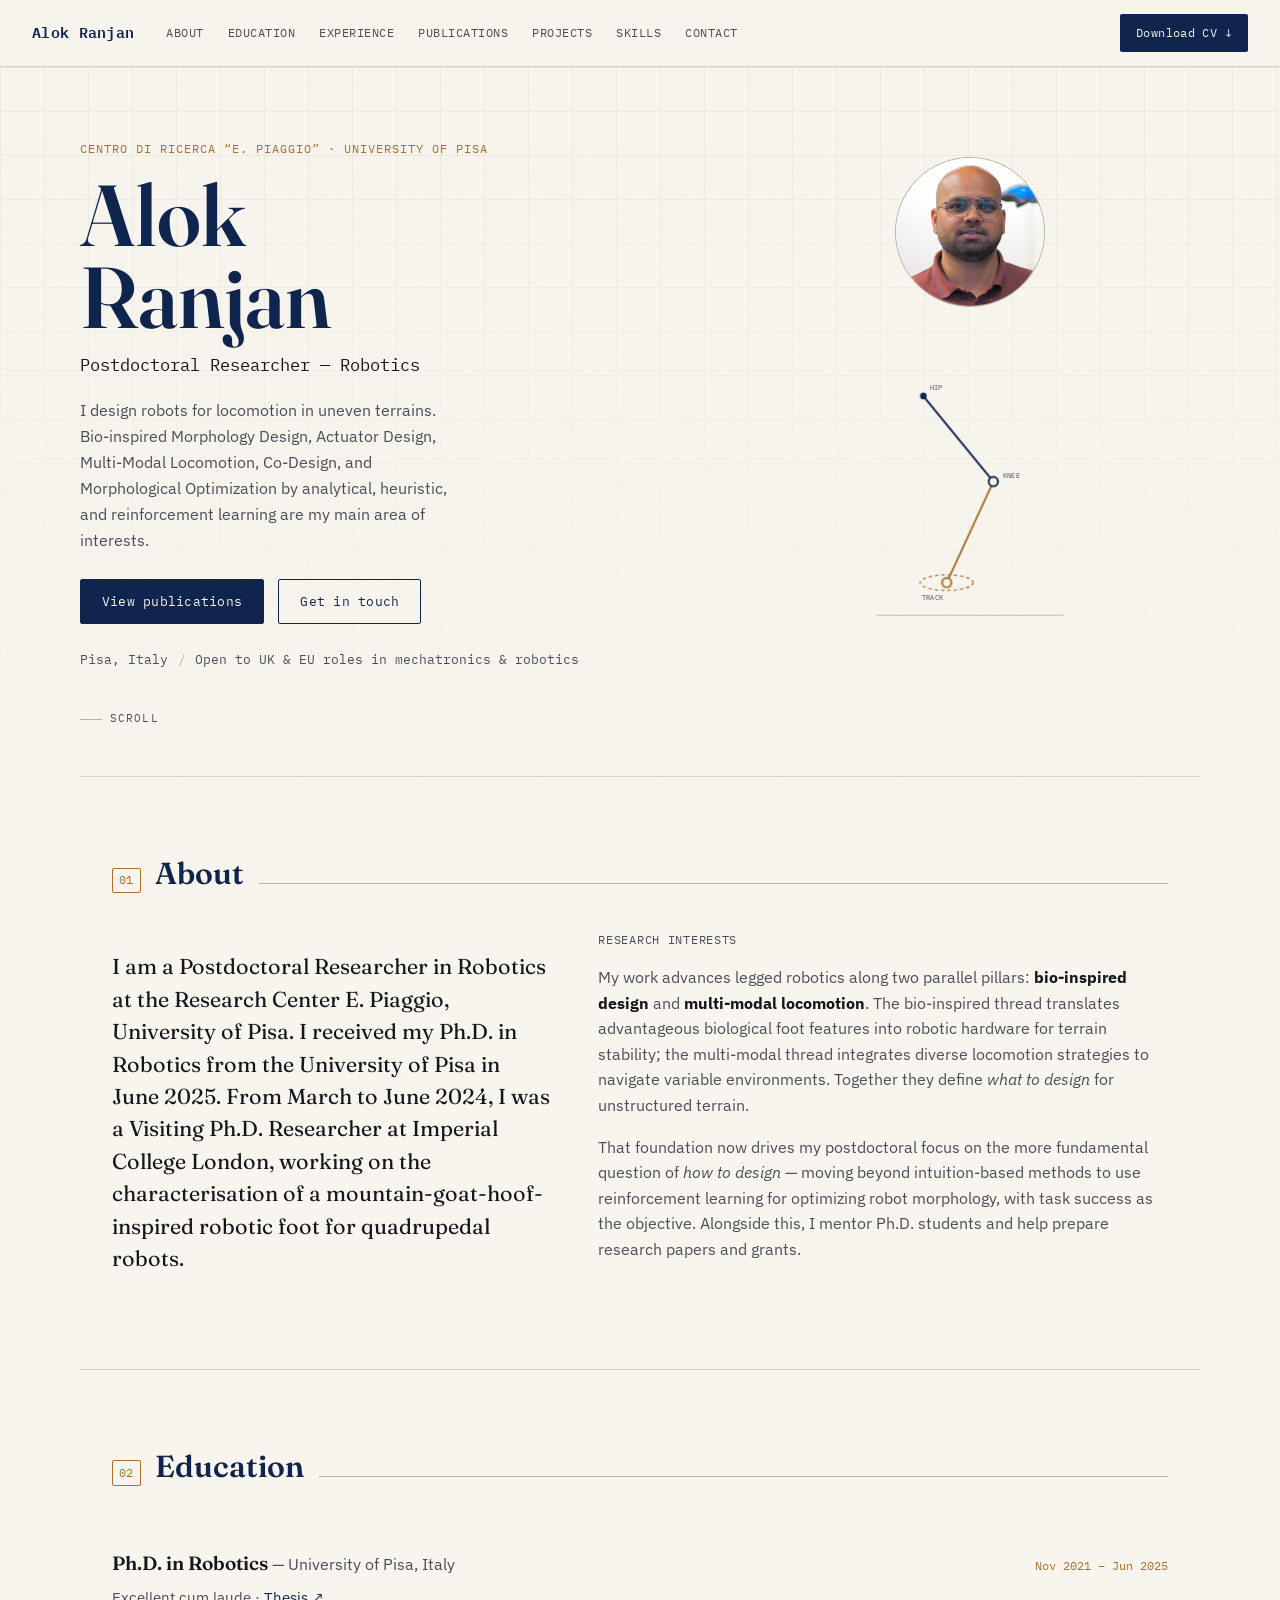
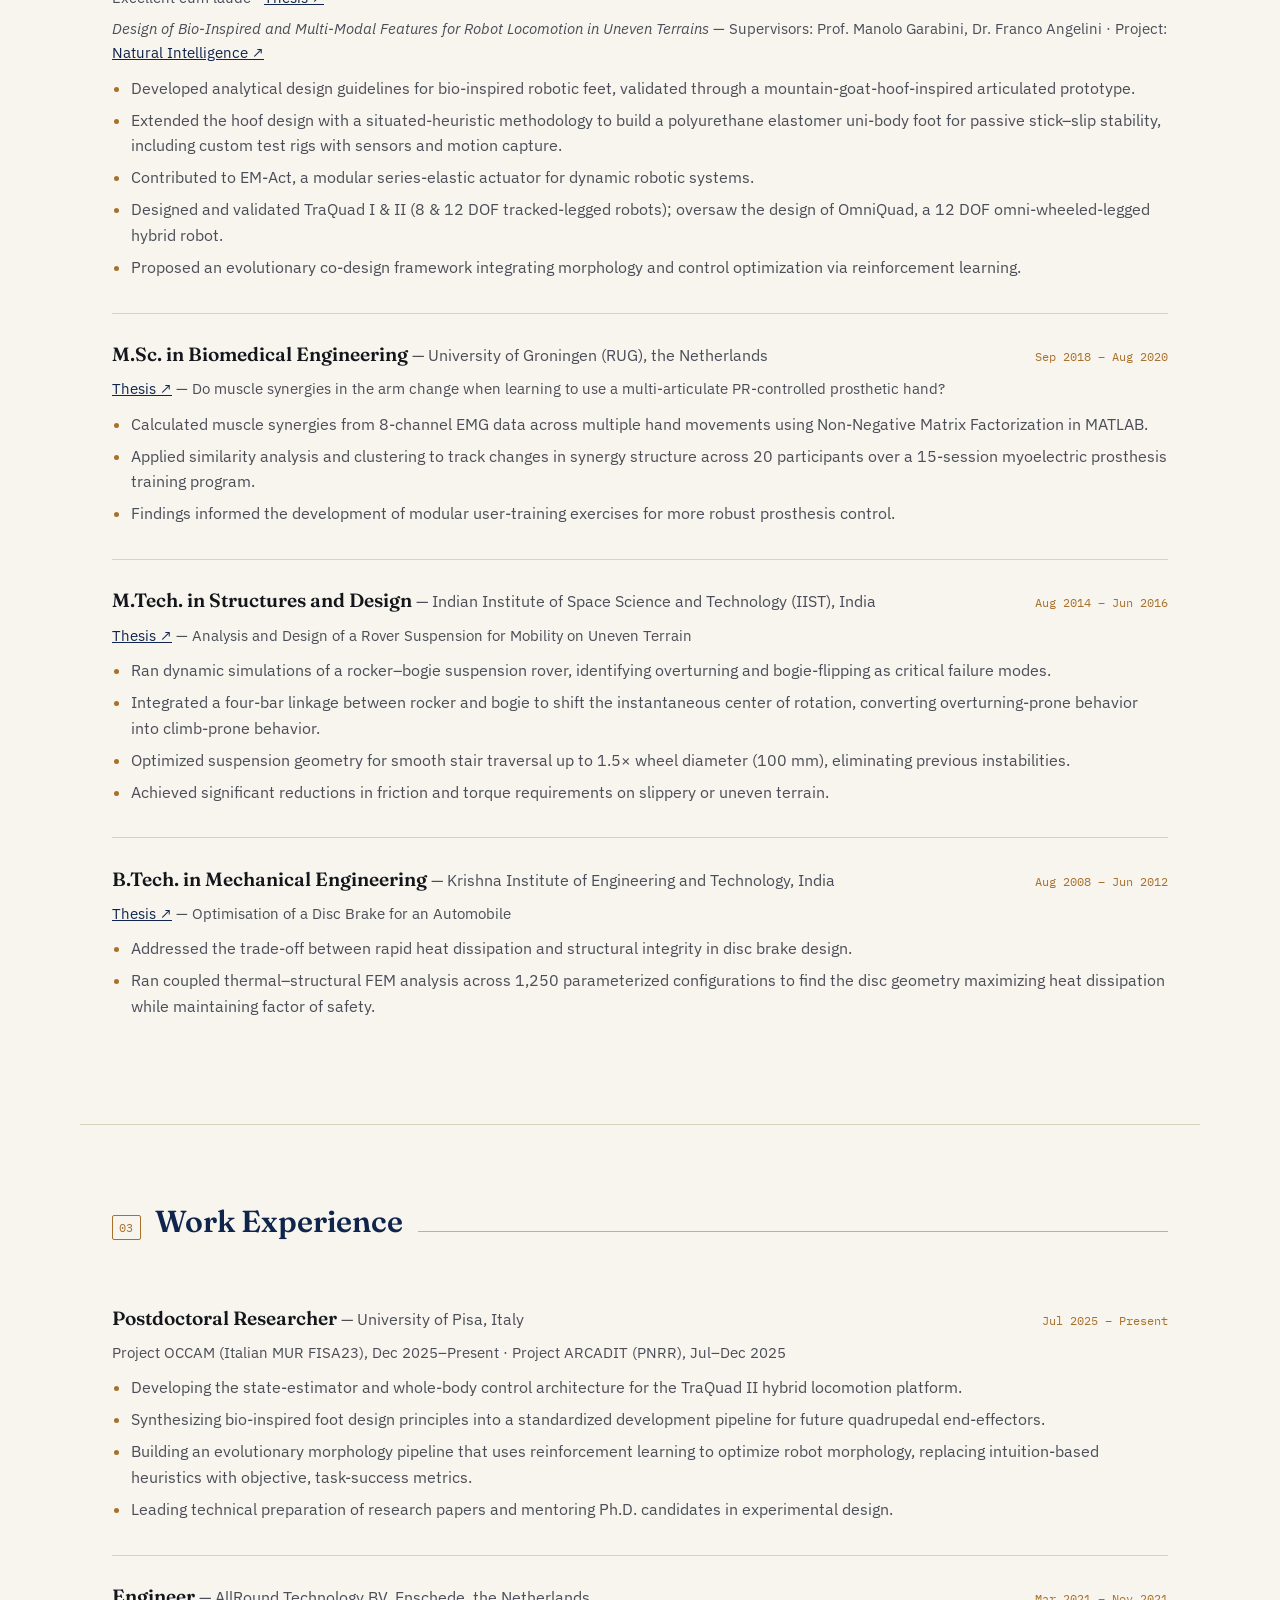
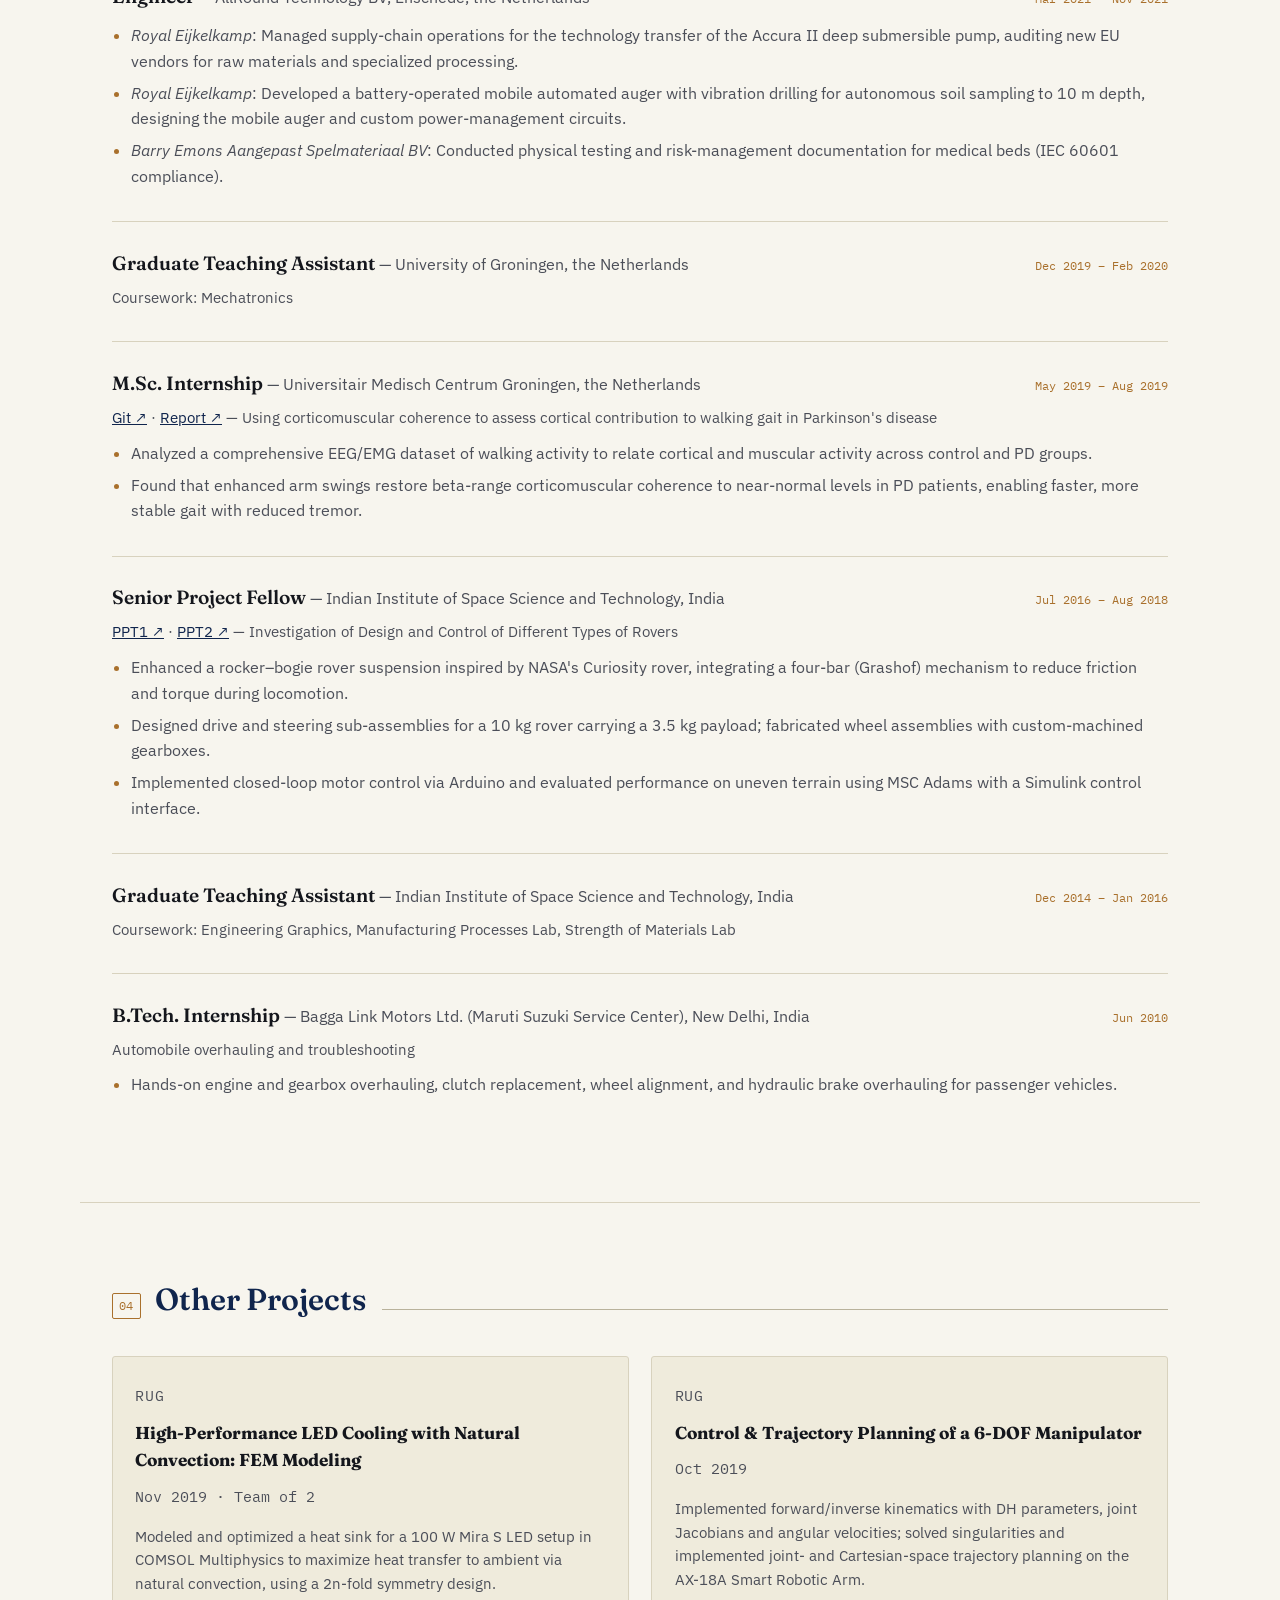
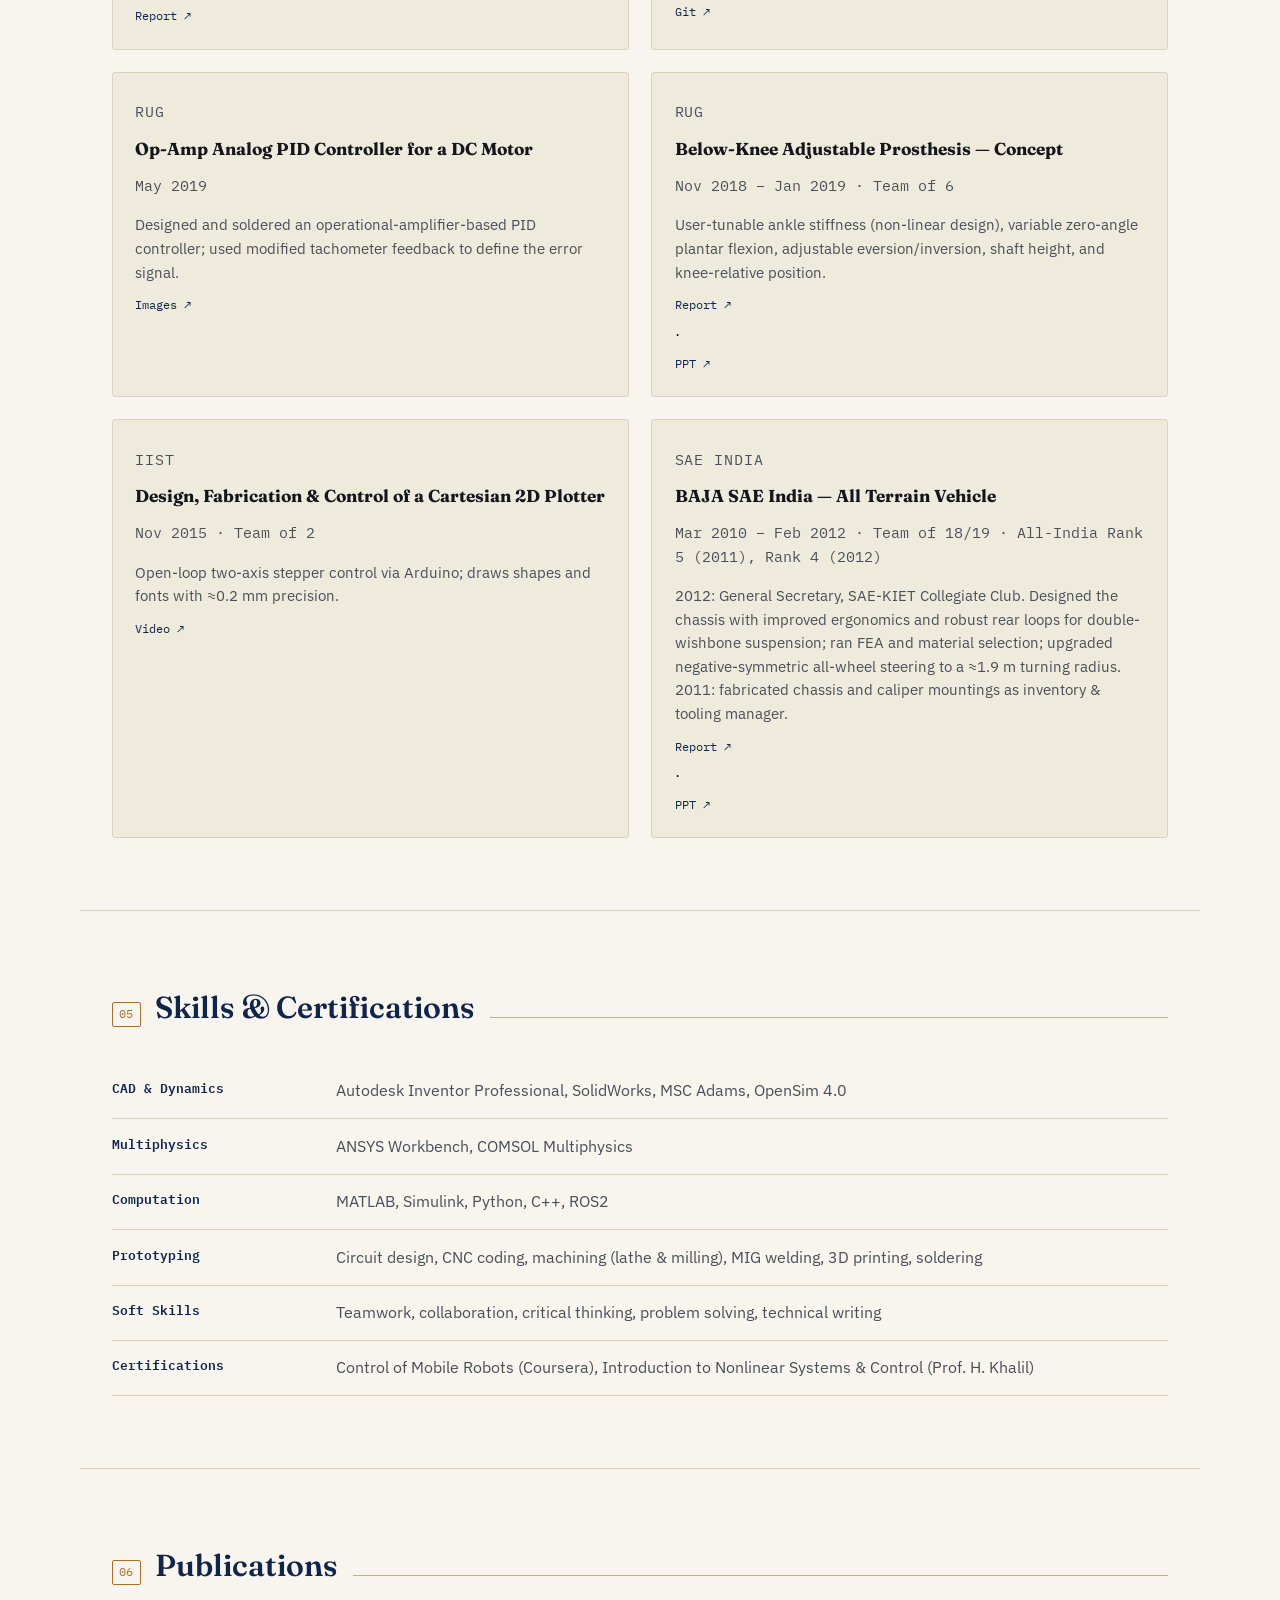
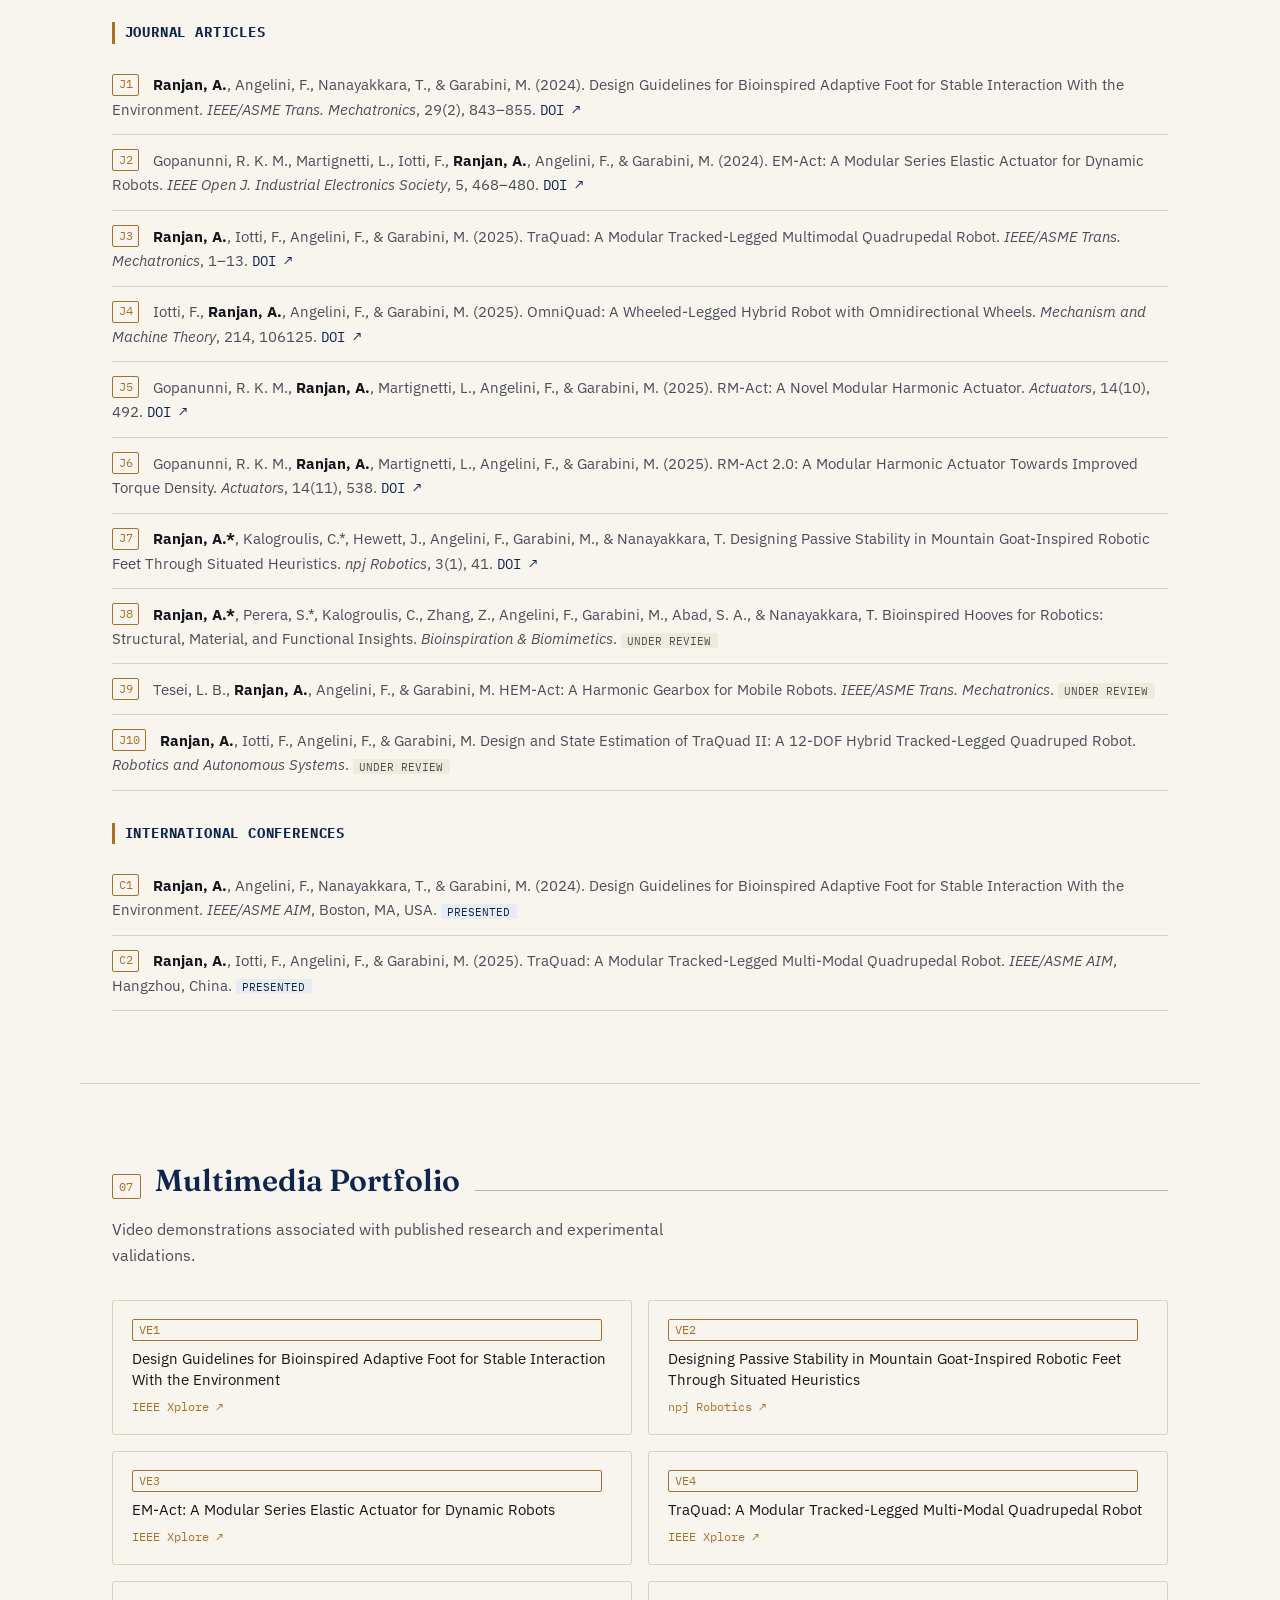
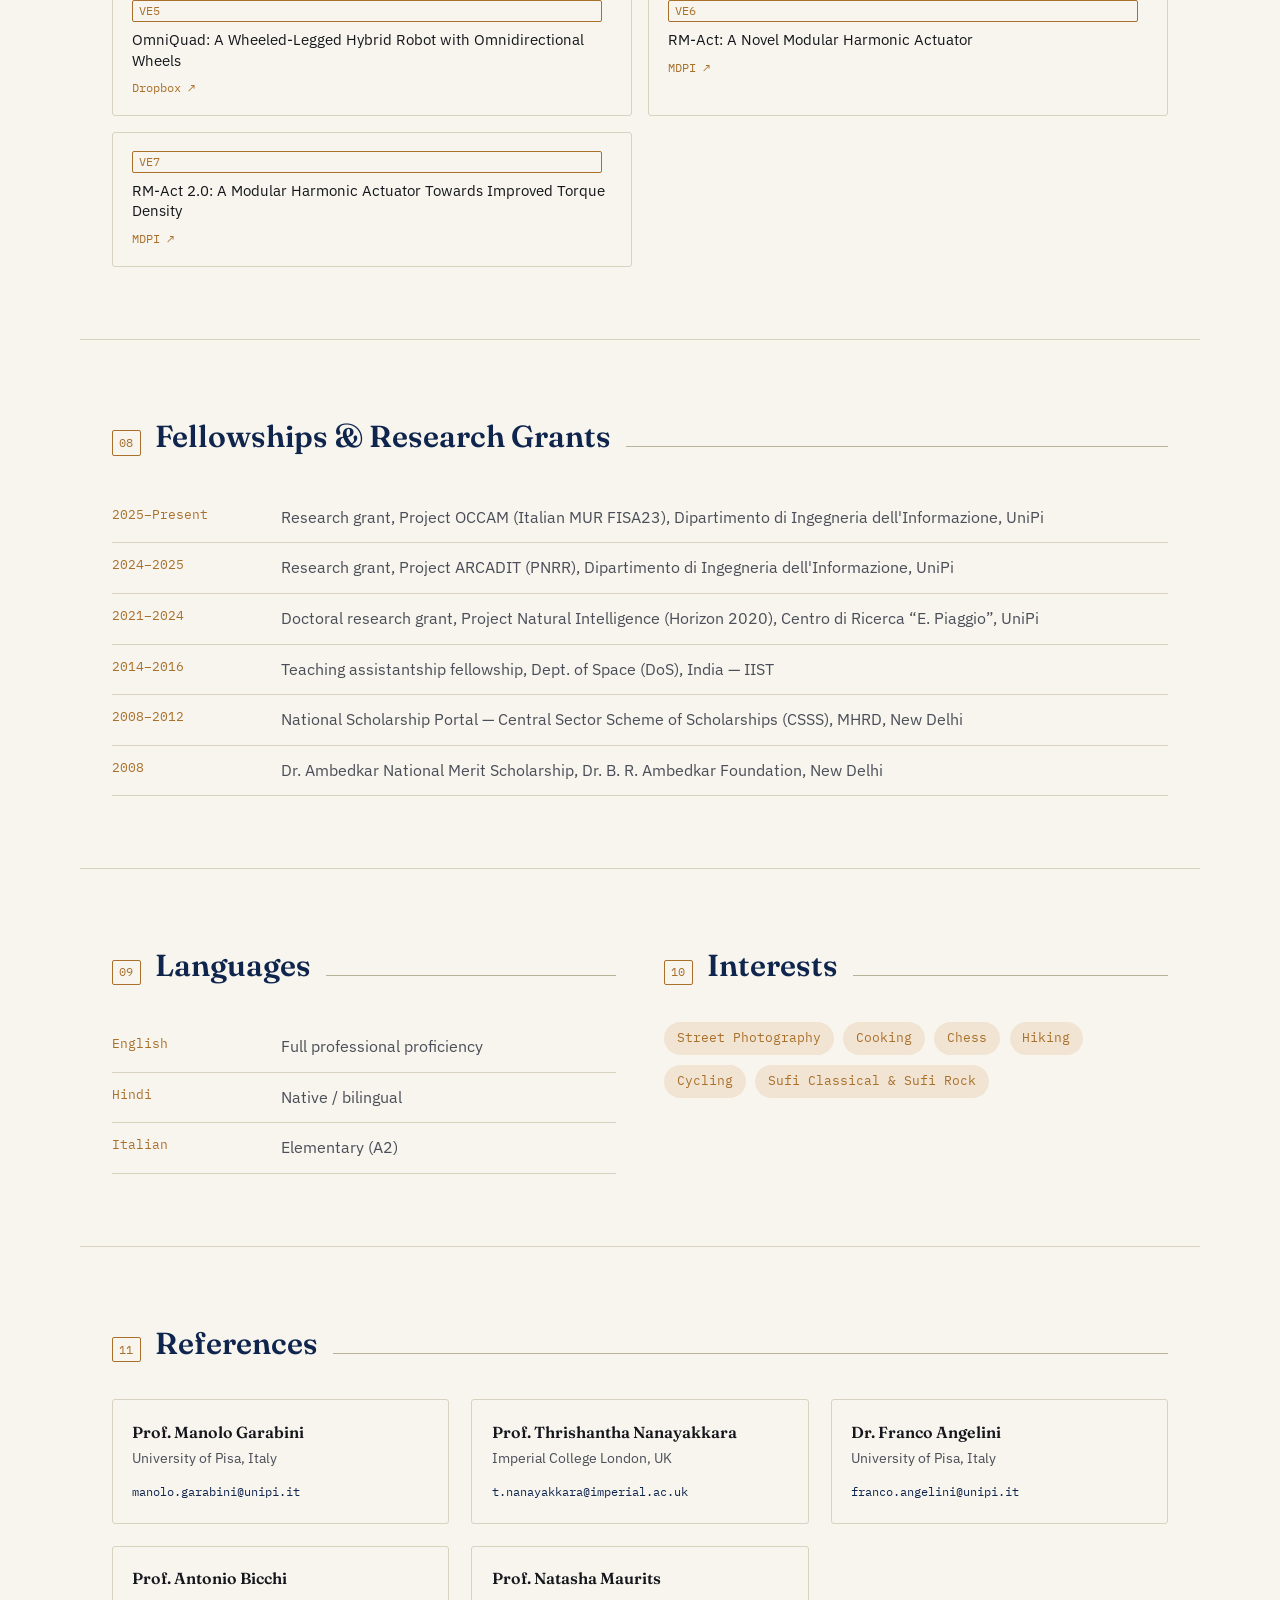
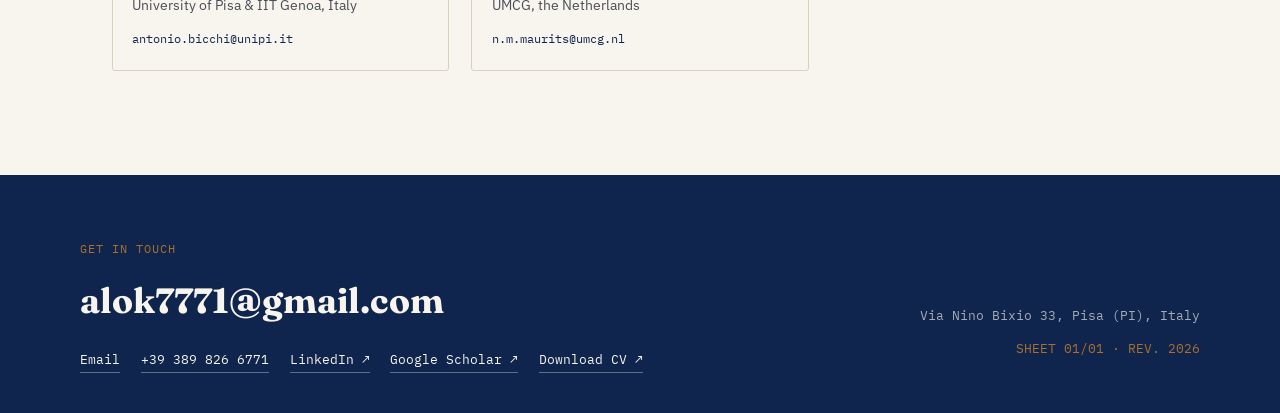
<file: index.html>
<!DOCTYPE html>
<html lang="en">
<head>
<meta charset="UTF-8">
<meta name="viewport" content="width=device-width, initial-scale=1.0">
<title>Alok Ranjan — Robotics Researcher</title>
<meta name="description" content="Alok Ranjan — Postdoctoral Researcher in Robotics, Centro di Ricerca E. Piaggio, University of Pisa. Bio-inspired design, multi-modal locomotion, hybrid tracked-legged quadruped robots.">
<link rel="icon" href="data:,">
<link rel="preconnect" href="https://fonts.googleapis.com">
<link rel="preconnect" href="https://fonts.gstatic.com" crossorigin>
<link href="https://fonts.googleapis.com/css2?family=Fraunces:opsz,wght@9..144,400;9..144,500;9..144,600;9..144,700&family=IBM+Plex+Mono:wght@400;500;600&family=IBM+Plex+Sans:wght@400;500;600&display=swap" rel="stylesheet">
<link rel="stylesheet" href="style.css">
</head>
<body>

<div class="grain" aria-hidden="true"></div>

<header class="topbar">
  <a href="#top" class="mark">Alok Ranjan</a>
  <nav class="topnav">
    <a href="#about">About</a>
    <a href="#education">Education</a>
    <a href="#experience">Experience</a>
    <a href="#publications">Publications</a>
    <a href="#projects">Projects</a>
    <a href="#skills">Skills</a>
    <a href="#contact">Contact</a>
  </nav>
  <a class="cv-btn" href="assets/Alok_Ranjan_CV.pdf" target="_blank" rel="noopener">Download CV ↓</a>
  <button class="nav-toggle" aria-label="Open menu" aria-expanded="false">
    <span></span><span></span><span></span>
  </button>
</header>

<main id="top">

  <!-- ============ HERO ============ -->
  <section class="hero" id="hero">
    <div class="hero-grid" aria-hidden="true"></div>
    <div class="hero-inner">
      <div class="hero-left">
        <p class="eyebrow">Centro di Ricerca &ldquo;E. Piaggio&rdquo; &middot; University of Pisa</p>
        <h1 class="hero-name">Alok<br>Ranjan</h1>
        <p class="hero-role">Postdoctoral Researcher — Robotics</p>
        <p class="hero-tagline">I design robots for locomotion in uneven terrains. Bio-inspired Morphology Design, Actuator Design, Multi-Modal Locomotion, Co-Design, and Morphological Optimization  by analytical, heuristic, and reinforcement learning are my main area of interests.</p>
        <div class="hero-actions">
          <a href="#publications" class="btn btn-primary">View publications</a>
          <a href="#contact" class="btn btn-ghost">Get in touch</a>
        </div>
        <div class="hero-meta">
          <span>Pisa, Italy</span>
          <span class="dot">/</span>
          <span>Open to UK &amp; EU roles in mechatronics &amp; robotics</span>
        </div>
      </div>
      <div class="hero-right">
        <img src="assets/Alok.jpg" alt="Alok Ranjan" style="width:150px; height:150px; border-radius:50%; object-fit:cover; border:1.5px solid #B9B29B;">
        <svg class="linkage" viewBox="0 0 360 420" fill="none" xmlns="http://www.w3.org/2000/svg" aria-hidden="true">
          <circle cx="120" cy="90" r="3" class="joint joint-fixed"/>
          <line x1="120" y1="90" x2="210" y2="200" class="link link-a"/>
          <line x1="210" y1="200" x2="150" y2="330" class="link link-b"/>
          <circle cx="210" cy="200" r="6" class="joint"/>
          <circle cx="150" cy="330" r="6" class="joint joint-foot"/>
          <ellipse cx="150" cy="330" rx="34" ry="10" class="track"/>
          <path d="M60 372 H300" class="ground"/>
          <text x="128" y="82" class="label">HIP</text>
          <text x="222" y="196" class="label">KNEE</text>
          <text x="118" y="352" class="label">TRACK</text>
        </svg>
      </div>
    </div>
    <div class="scroll-cue" aria-hidden="true"><span></span>scroll</div>
  </section>

  <!-- ============ ABOUT ============ -->
  <section class="section" id="about">
    <div class="section-head">
      <span class="sheet-no">01</span>
      <h2>About</h2>
      <span class="rule"></span>
    </div>
    <div class="about-grid">
      <div class="about-body">
        <p>I am a Postdoctoral Researcher in Robotics at the Research Center E. Piaggio, University of Pisa. I received my Ph.D. in Robotics from the University of Pisa in June 2025. From March to June 2024, I was a Visiting Ph.D. Researcher at Imperial College London, working on the characterisation of a mountain-goat-hoof-inspired robotic foot for quadrupedal robots.</p>
      </div>
      <div class="about-side">
        <p class="side-label">Research interests</p>
        <p>My work advances legged robotics along two parallel pillars: <strong>bio-inspired design</strong> and <strong>multi-modal locomotion</strong>. The bio-inspired thread translates advantageous biological foot features into robotic hardware for terrain stability; the multi-modal thread integrates diverse locomotion strategies to navigate variable environments. Together they define <em>what to design</em> for unstructured terrain.</p>
        <p>That foundation now drives my postdoctoral focus on the more fundamental question of <em>how to design</em> — moving beyond intuition-based methods to use reinforcement learning for optimizing robot morphology, with task success as the objective. Alongside this, I mentor Ph.D. students and help prepare research papers and grants.</p>
      </div>
    </div>
  </section>

  <!-- ============ EDUCATION ============ -->
  <section class="section" id="education">
    <div class="section-head">
      <span class="sheet-no">02</span>
      <h2>Education</h2>
      <span class="rule"></span>
    </div>

    <article class="entry">
      <div class="entry-head">
        <h3>Ph.D. in Robotics <span class="entry-org">— University of Pisa, Italy</span></h3>
        <span class="entry-date">Nov 2021 – Jun 2025</span>
      </div>
      <p class="entry-sub">Excellent cum laude &middot; <a href="https://www.dropbox.com/scl/fi/fpci98c4rzkmdxgavr939/PhD-Thesis-Alok-Ranjan.pdf?rlkey=uxiivkfymqkshlapdg8w5m2bu&dl=0" target="_blank" rel="noopener">Thesis ↗</a></p>
      <p class="entry-sub"><em>Design of Bio-Inspired and Multi-Modal Features for Robot Locomotion in Uneven Terrains</em> — Supervisors: Prof. Manolo Garabini, Dr. Franco Angelini &middot; Project: <a href="https://cordis.europa.eu/project/id/101016970" target="_blank" rel="noopener">Natural Intelligence ↗</a></p>
      <ul>
        <li>Developed analytical design guidelines for bio-inspired robotic feet, validated through a mountain-goat-hoof-inspired articulated prototype.</li>
        <li>Extended the hoof design with a situated-heuristic methodology to build a polyurethane elastomer uni-body foot for passive stick–slip stability, including custom test rigs with sensors and motion capture.</li>
        <li>Contributed to EM-Act, a modular series-elastic actuator for dynamic robotic systems.</li>
        <li>Designed and validated TraQuad I &amp; II (8 &amp; 12 DOF tracked-legged robots); oversaw the design of OmniQuad, a 12 DOF omni-wheeled-legged hybrid robot.</li>
        <li>Proposed an evolutionary co-design framework integrating morphology and control optimization via reinforcement learning.</li>
      </ul>
    </article>

    <article class="entry">
      <div class="entry-head">
        <h3>M.Sc. in Biomedical Engineering <span class="entry-org">— University of Groningen (RUG), the Netherlands</span></h3>
        <span class="entry-date">Sep 2018 – Aug 2020</span>
      </div>
      <p class="entry-sub"><a href="https://drive.google.com/file/d/1MQAh5VqWef0ALs_HWWHFLjNgR3Iv7Dcz/view?usp=sharing" target="_blank" rel="noopener">Thesis ↗</a> — Do muscle synergies in the arm change when learning to use a multi-articulate PR-controlled prosthetic hand?</p>
      <ul>
        <li>Calculated muscle synergies from 8-channel EMG data across multiple hand movements using Non-Negative Matrix Factorization in MATLAB.</li>
        <li>Applied similarity analysis and clustering to track changes in synergy structure across 20 participants over a 15-session myoelectric prosthesis training program.</li>
        <li>Findings informed the development of modular user-training exercises for more robust prosthesis control.</li>
      </ul>
    </article>

    <article class="entry">
      <div class="entry-head">
        <h3>M.Tech. in Structures and Design <span class="entry-org">— Indian Institute of Space Science and Technology (IIST), India</span></h3>
        <span class="entry-date">Aug 2014 – Jun 2016</span>
      </div>
      <p class="entry-sub"><a href="https://drive.google.com/file/d/1jLBPFFimk11oY--WWY9sXuNcFRGfVsVQ/view?usp=drive_link" target="_blank" rel="noopener">Thesis ↗</a> — Analysis and Design of a Rover Suspension for Mobility on Uneven Terrain</p>
      <ul>
        <li>Ran dynamic simulations of a rocker–bogie suspension rover, identifying overturning and bogie-flipping as critical failure modes.</li>
        <li>Integrated a four-bar linkage between rocker and bogie to shift the instantaneous center of rotation, converting overturning-prone behavior into climb-prone behavior.</li>
        <li>Optimized suspension geometry for smooth stair traversal up to 1.5&times; wheel diameter (100 mm), eliminating previous instabilities.</li>
        <li>Achieved significant reductions in friction and torque requirements on slippery or uneven terrain.</li>
      </ul>
    </article>

    <article class="entry">
      <div class="entry-head">
        <h3>B.Tech. in Mechanical Engineering <span class="entry-org">— Krishna Institute of Engineering and Technology, India</span></h3>
        <span class="entry-date">Aug 2008 – Jun 2012</span>
      </div>
      <p class="entry-sub"><a href="https://drive.google.com/file/d/1W4mVsQ1tIGS1fpsfde_7ja_dyXBzAk9k/view?usp=sharing" target="_blank" rel="noopener">Thesis ↗</a> — Optimisation of a Disc Brake for an Automobile</p>
      <ul>
        <li>Addressed the trade-off between rapid heat dissipation and structural integrity in disc brake design.</li>
        <li>Ran coupled thermal–structural FEM analysis across 1,250 parameterized configurations to find the disc geometry maximizing heat dissipation while maintaining factor of safety.</li>
      </ul>
    </article>
  </section>

  <!-- ============ EXPERIENCE ============ -->
  <section class="section" id="experience">
    <div class="section-head">
      <span class="sheet-no">03</span>
      <h2>Work Experience</h2>
      <span class="rule"></span>
    </div>

    <article class="entry">
      <div class="entry-head">
        <h3>Postdoctoral Researcher <span class="entry-org">— University of Pisa, Italy</span></h3>
        <span class="entry-date">Jul 2025 – Present</span>
      </div>
      <p class="entry-sub">Project OCCAM (Italian MUR FISA23), Dec 2025–Present &middot; Project ARCADIT (PNRR), Jul–Dec 2025</p>
      <ul>
        <li>Developing the state-estimator and whole-body control architecture for the TraQuad II hybrid locomotion platform.</li>
        <li>Synthesizing bio-inspired foot design principles into a standardized development pipeline for future quadrupedal end-effectors.</li>
        <li>Building an evolutionary morphology pipeline that uses reinforcement learning to optimize robot morphology, replacing intuition-based heuristics with objective, task-success metrics.</li>
        <li>Leading technical preparation of research papers and mentoring Ph.D. candidates in experimental design.</li>
      </ul>
    </article>

    <article class="entry">
      <div class="entry-head">
        <h3>Engineer <span class="entry-org">— AllRound Technology BV, Enschede, the Netherlands</span></h3>
        <span class="entry-date">Mar 2021 – Nov 2021</span>
      </div>
      <ul>
        <li><em>Royal Eijkelkamp</em>: Managed supply-chain operations for the technology transfer of the Accura&nbsp;II deep submersible pump, auditing new EU vendors for raw materials and specialized processing.</li>
        <li><em>Royal Eijkelkamp</em>: Developed a battery-operated mobile automated auger with vibration drilling for autonomous soil sampling to 10 m depth, designing the mobile auger and custom power-management circuits.</li>
        <li><em>Barry Emons Aangepast Spelmateriaal BV</em>: Conducted physical testing and risk-management documentation for medical beds (IEC&nbsp;60601 compliance).</li>
      </ul>
    </article>

    <article class="entry">
      <div class="entry-head">
        <h3>Graduate Teaching Assistant <span class="entry-org">— University of Groningen, the Netherlands</span></h3>
        <span class="entry-date">Dec 2019 – Feb 2020</span>
      </div>
      <p class="entry-sub">Coursework: Mechatronics</p>
    </article>

    <article class="entry">
      <div class="entry-head">
        <h3>M.Sc. Internship <span class="entry-org">— Universitair Medisch Centrum Groningen, the Netherlands</span></h3>
        <span class="entry-date">May 2019 – Aug 2019</span>
      </div>
      <p class="entry-sub"><a href="https://github.com/alok7771/Corticomuscular-coherence" target="_blank" rel="noopener">Git ↗</a> &middot; <a href="https://drive.google.com/file/d/1mpq5yMk58Gkp6Am8rO2JHKkkxS0OiHLD/view?usp=sharing" target="_blank" rel="noopener">Report ↗</a> — Using corticomuscular coherence to assess cortical contribution to walking gait in Parkinson's disease</p>
      <ul>
        <li>Analyzed a comprehensive EEG/EMG dataset of walking activity to relate cortical and muscular activity across control and PD groups.</li>
        <li>Found that enhanced arm swings restore beta-range corticomuscular coherence to near-normal levels in PD patients, enabling faster, more stable gait with reduced tremor.</li>
      </ul>
    </article>

    <article class="entry">
      <div class="entry-head">
        <h3>Senior Project Fellow <span class="entry-org">— Indian Institute of Space Science and Technology, India</span></h3>
        <span class="entry-date">Jul 2016 – Aug 2018</span>
      </div>
      <p class="entry-sub"><a href="https://drive.google.com/file/d/1cM2qNu8njKQtHyni7JIBJBmv3SkuMWad/view" target="_blank" rel="noopener">PPT1 ↗</a> &middot; <a href="https://drive.google.com/file/d/1NMKsUUokU1ZSJqHYCrTjTQBJeUrF0GiI/view?usp=drive_link" target="_blank" rel="noopener">PPT2 ↗</a> — Investigation of Design and Control of Different Types of Rovers</p>
      <ul>
        <li>Enhanced a rocker–bogie rover suspension inspired by NASA's Curiosity rover, integrating a four-bar (Grashof) mechanism to reduce friction and torque during locomotion.</li>
        <li>Designed drive and steering sub-assemblies for a 10 kg rover carrying a 3.5 kg payload; fabricated wheel assemblies with custom-machined gearboxes.</li>
        <li>Implemented closed-loop motor control via Arduino and evaluated performance on uneven terrain using MSC Adams with a Simulink control interface.</li>
      </ul>
    </article>

    <article class="entry">
      <div class="entry-head">
        <h3>Graduate Teaching Assistant <span class="entry-org">— Indian Institute of Space Science and Technology, India</span></h3>
        <span class="entry-date">Dec 2014 – Jan 2016</span>
      </div>
      <p class="entry-sub">Coursework: Engineering Graphics, Manufacturing Processes Lab, Strength of Materials Lab</p>
    </article>

    <article class="entry">
      <div class="entry-head">
        <h3>B.Tech. Internship <span class="entry-org">— Bagga Link Motors Ltd. (Maruti Suzuki Service Center), New Delhi, India</span></h3>
        <span class="entry-date">Jun 2010</span>
      </div>
      <p class="entry-sub">Automobile overhauling and troubleshooting</p>
      <ul>
        <li>Hands-on engine and gearbox overhauling, clutch replacement, wheel alignment, and hydraulic brake overhauling for passenger vehicles.</li>
      </ul>
    </article>
  </section>

  <!-- ============ PROJECTS ============ -->
  <section class="section" id="projects">
    <div class="section-head">
      <span class="sheet-no">04</span>
      <h2>Other Projects</h2>
      <span class="rule"></span>
    </div>
    <div class="card-grid">

      <article class="card">
        <p class="card-org">RUG</p>
        <h3>High-Performance LED Cooling with Natural Convection: FEM Modeling</h3>
        <p class="card-date">Nov 2019 &middot; Team of 2</p>
        <p>Modeled and optimized a heat sink for a 100 W Mira S LED setup in COMSOL Multiphysics to maximize heat transfer to ambient via natural convection, using a 2n-fold symmetry design.</p>
        <a href="https://drive.google.com/file/d/1FW89sII1JADgIqywts-N3YyJaIwfzjEh/view" target="_blank" rel="noopener">Report ↗</a>
      </article>

      <article class="card">
        <p class="card-org">RUG</p>
        <h3>Control &amp; Trajectory Planning of a 6-DOF Manipulator</h3>
        <p class="card-date">Oct 2019</p>
        <p>Implemented forward/inverse kinematics with DH parameters, joint Jacobians and angular velocities; solved singularities and implemented joint- and Cartesian-space trajectory planning on the AX-18A Smart Robotic Arm.</p>
        <a href="https://github.com/alok7771/Manipulator-trajectory-planning" target="_blank" rel="noopener">Git ↗</a>
      </article>

      <article class="card">
        <p class="card-org">RUG</p>
        <h3>Op-Amp Analog PID Controller for a DC Motor</h3>
        <p class="card-date">May 2019</p>
        <p>Designed and soldered an operational-amplifier-based PID controller; used modified tachometer feedback to define the error signal.</p>
        <a href="https://drive.google.com/file/d/10AMi4JIgAU8MWqMeNBqkQiMkklkfEJrD/view?usp=sharing" target="_blank" rel="noopener">Images ↗</a>
      </article>

      <article class="card">
        <p class="card-org">RUG</p>
        <h3>Below-Knee Adjustable Prosthesis — Concept</h3>
        <p class="card-date">Nov 2018 – Jan 2019 &middot; Team of 6</p>
        <p>User-tunable ankle stiffness (non-linear design), variable zero-angle plantar flexion, adjustable eversion/inversion, shaft height, and knee-relative position.</p>
        <a href="https://drive.google.com/file/d/1HK3X8FigndI-MiFaZT6fZaoBi7EIEGp6/view?usp=sharing" target="_blank" rel="noopener">Report ↗</a> &middot; <a href="https://drive.google.com/file/d/1ie4fjb-B0CmEOUjUhcvCoLMMyFhFPowi/view?usp=sharing" target="_blank" rel="noopener">PPT ↗</a>
      </article>

      <article class="card">
        <p class="card-org">IIST</p>
        <h3>Design, Fabrication &amp; Control of a Cartesian 2D Plotter</h3>
        <p class="card-date">Nov 2015 &middot; Team of 2</p>
        <p>Open-loop two-axis stepper control via Arduino; draws shapes and fonts with &asymp;0.2 mm precision.</p>
        <a href="https://www.youtube.com/watch?v=F5RwtyWbJNI" target="_blank" rel="noopener">Video ↗</a>
      </article>

      <article class="card">
        <p class="card-org">SAE India</p>
        <h3>BAJA SAE India — All Terrain Vehicle</h3>
        <p class="card-date">Mar 2010 – Feb 2012 &middot; Team of 18/19 &middot; All-India Rank 5 (2011), Rank 4 (2012)</p>
        <p>2012: General Secretary, SAE-KIET Collegiate Club. Designed the chassis with improved ergonomics and robust rear loops for double-wishbone suspension; ran FEA and material selection; upgraded negative-symmetric all-wheel steering to a &asymp;1.9 m turning radius. 2011: fabricated chassis and caliper mountings as inventory &amp; tooling manager.</p>
        <a href="https://drive.google.com/file/d/1J6B4uTrOqwTK68hORoGNJioMpzB2ciVW/view?usp=sharing" target="_blank" rel="noopener">Report ↗</a> &middot; <a href="https://docs.google.com/presentation/d/1V9Lad44LLPuv2lDfLVrf7tr33xsUrmEI/edit?usp=drive_link" target="_blank" rel="noopener">PPT ↗</a>
      </article>

    </div>
  </section>

  <!-- ============ SKILLS ============ -->
  <section class="section" id="skills">
    <div class="section-head">
      <span class="sheet-no">05</span>
      <h2>Skills &amp; Certifications</h2>
      <span class="rule"></span>
    </div>
    <div class="skills-grid">
      <div class="skill-row"><span class="skill-label">CAD &amp; Dynamics</span><span class="skill-value">Autodesk Inventor Professional, SolidWorks, MSC Adams, OpenSim 4.0</span></div>
      <div class="skill-row"><span class="skill-label">Multiphysics</span><span class="skill-value">ANSYS Workbench, COMSOL Multiphysics</span></div>
      <div class="skill-row"><span class="skill-label">Computation</span><span class="skill-value">MATLAB, Simulink, Python, C++, ROS2</span></div>
      <div class="skill-row"><span class="skill-label">Prototyping</span><span class="skill-value">Circuit design, CNC coding, machining (lathe &amp; milling), MIG welding, 3D printing, soldering</span></div>
      <div class="skill-row"><span class="skill-label">Soft Skills</span><span class="skill-value">Teamwork, collaboration, critical thinking, problem solving, technical writing</span></div>
      <div class="skill-row"><span class="skill-label">Certifications</span><span class="skill-value">Control of Mobile Robots (Coursera), Introduction to Nonlinear Systems &amp; Control (Prof. H. Khalil)</span></div>
    </div>
  </section>

  <!-- ============ PUBLICATIONS ============ -->
  <section class="section" id="publications">
    <div class="section-head">
      <span class="sheet-no">06</span>
      <h2>Publications</h2>
      <span class="rule"></span>
    </div>

    <h3 class="sub-heading">Journal Articles</h3>
    <ol class="pub-list">
      <li><span class="pub-tag">J1</span> <strong>Ranjan, A.</strong>, Angelini, F., Nanayakkara, T., &amp; Garabini, M. (2024). Design Guidelines for Bioinspired Adaptive Foot for Stable Interaction With the Environment. <em>IEEE/ASME Trans. Mechatronics</em>, 29(2), 843–855. <a href="https://doi.org/10.1109/TMECH.2023.3326602" target="_blank" rel="noopener">DOI ↗</a></li>
      <li><span class="pub-tag">J2</span> Gopanunni, R. K. M., Martignetti, L., Iotti, F., <strong>Ranjan, A.</strong>, Angelini, F., &amp; Garabini, M. (2024). EM-Act: A Modular Series Elastic Actuator for Dynamic Robots. <em>IEEE Open J. Industrial Electronics Society</em>, 5, 468–480. <a href="https://doi.org/10.1109/OJIES.2024.3400052" target="_blank" rel="noopener">DOI ↗</a></li>
      <li><span class="pub-tag">J3</span> <strong>Ranjan, A.</strong>, Iotti, F., Angelini, F., &amp; Garabini, M. (2025). TraQuad: A Modular Tracked-Legged Multimodal Quadrupedal Robot. <em>IEEE/ASME Trans. Mechatronics</em>, 1–13. <a href="https://doi.org/10.1109/TMECH.2025.3560078" target="_blank" rel="noopener">DOI ↗</a></li>
      <li><span class="pub-tag">J4</span> Iotti, F., <strong>Ranjan, A.</strong>, Angelini, F., &amp; Garabini, M. (2025). OmniQuad: A Wheeled-Legged Hybrid Robot with Omnidirectional Wheels. <em>Mechanism and Machine Theory</em>, 214, 106125. <a href="https://doi.org/10.1016/j.mechmachtheory.2025.106125" target="_blank" rel="noopener">DOI ↗</a></li>
      <li><span class="pub-tag">J5</span> Gopanunni, R. K. M., <strong>Ranjan, A.</strong>, Martignetti, L., Angelini, F., &amp; Garabini, M. (2025). RM-Act: A Novel Modular Harmonic Actuator. <em>Actuators</em>, 14(10), 492. <a href="https://doi.org/10.3390/act14100492" target="_blank" rel="noopener">DOI ↗</a></li>
      <li><span class="pub-tag">J6</span> Gopanunni, R. K. M., <strong>Ranjan, A.</strong>, Martignetti, L., Angelini, F., &amp; Garabini, M. (2025). RM-Act 2.0: A Modular Harmonic Actuator Towards Improved Torque Density. <em>Actuators</em>, 14(11), 538. <a href="https://doi.org/10.3390/act14110538" target="_blank" rel="noopener">DOI ↗</a></li>
      <li><span class="pub-tag">J7</span> <strong>Ranjan, A.*</strong>, Kalogroulis, C.*, Hewett, J., Angelini, F., Garabini, M., &amp; Nanayakkara, T. Designing Passive Stability in Mountain Goat-Inspired Robotic Feet Through Situated Heuristics. <em>npj Robotics</em>, 3(1), 41. <a href="https://www.nature.com/articles/s44182-025-00061-0" target="_blank" rel="noopener">DOI ↗</a></li>
      <li><span class="pub-tag">J8</span> <strong>Ranjan, A.*</strong>, Perera, S.*, Kalogroulis, C., Zhang, Z., Angelini, F., Garabini, M., Abad, S. A., &amp; Nanayakkara, T. Bioinspired Hooves for Robotics: Structural, Material, and Functional Insights. <em>Bioinspiration &amp; Biomimetics</em>. <span class="status">under review</span></li>
      <li><span class="pub-tag">J9</span> Tesei, L. B., <strong>Ranjan, A.</strong>, Angelini, F., &amp; Garabini, M. HEM-Act: A Harmonic Gearbox for Mobile Robots. <em>IEEE/ASME Trans. Mechatronics</em>. <span class="status">under review</span></li>
      <li><span class="pub-tag">J10</span> <strong>Ranjan, A.</strong>, Iotti, F., Angelini, F., &amp; Garabini, M. Design and State Estimation of TraQuad II: A 12-DOF Hybrid Tracked-Legged Quadruped Robot. <em>Robotics and Autonomous Systems</em>. <span class="status">under review</span></li>
    </ol>

    <h3 class="sub-heading">International Conferences</h3>
    <ol class="pub-list pub-list-conf">
      <li><span class="pub-tag">C1</span> <strong>Ranjan, A.</strong>, Angelini, F., Nanayakkara, T., &amp; Garabini, M. (2024). Design Guidelines for Bioinspired Adaptive Foot for Stable Interaction With the Environment. <em>IEEE/ASME AIM</em>, Boston, MA, USA. <span class="status status-ok">presented</span></li>
      <li><span class="pub-tag">C2</span> <strong>Ranjan, A.</strong>, Iotti, F., Angelini, F., &amp; Garabini, M. (2025). TraQuad: A Modular Tracked-Legged Multi-Modal Quadrupedal Robot. <em>IEEE/ASME AIM</em>, Hangzhou, China. <span class="status status-ok">presented</span></li>
    </ol>
  </section>

  <!-- ============ MULTIMEDIA ============ -->
  <section class="section" id="multimedia">
    <div class="section-head">
      <span class="sheet-no">07</span>
      <h2>Multimedia Portfolio</h2>
      <span class="rule"></span>
    </div>
    <p class="section-intro">Video demonstrations associated with published research and experimental validations.</p>
    <div class="video-grid">
      <a class="video-card" href="https://ieeexplore.ieee.org/ielx7/3516/10504669/10308529/supp1-3326602.mp4?arnumber=10308529" target="_blank" rel="noopener"><span class="pub-tag">VE1</span><span>Design Guidelines for Bioinspired Adaptive Foot for Stable Interaction With the Environment</span><span class="video-src">IEEE Xplore ↗</span></a>
      <a class="video-card" href="https://static-content.springer.com/esm/art%3A10.1038%2Fs44182-025-00061-0/MediaObjects/44182_2025_61_MOESM2_ESM.mp4" target="_blank" rel="noopener"><span class="pub-tag">VE2</span><span>Designing Passive Stability in Mountain Goat-Inspired Robotic Feet Through Situated Heuristics</span><span class="video-src">npj Robotics ↗</span></a>
      <a class="video-card" href="https://ieeexplore.ieee.org/ielx7/8782706/10417853/10529546/supp1-3400052.mp4?arnumber=10529546" target="_blank" rel="noopener"><span class="pub-tag">VE3</span><span>EM-Act: A Modular Series Elastic Actuator for Dynamic Robots</span><span class="video-src">IEEE Xplore ↗</span></a>
      <a class="video-card" href="https://ieeexplore.ieee.org/ielx8/3516/11316904/10981853/supp1-3560078.mp4?arnumber=10981853" target="_blank" rel="noopener"><span class="pub-tag">VE4</span><span>TraQuad: A Modular Tracked-Legged Multi-Modal Quadrupedal Robot</span><span class="video-src">IEEE Xplore ↗</span></a>
      <a class="video-card" href="https://www.dropbox.com/scl/fi/le8i4hnlaj2x0qskwzeot/OmniQuad_pres_mechanics_comp.mp4?rlkey=tj8ualguib23m7id3yjgbgh87&st=e390zzla&dl=0" target="_blank" rel="noopener"><span class="pub-tag">VE5</span><span>OmniQuad: A Wheeled-Legged Hybrid Robot with Omnidirectional Wheels</span><span class="video-src">Dropbox ↗</span></a>
      <a class="video-card" href="https://www.mdpi.com/article/10.3390/act14100492/s1" target="_blank" rel="noopener"><span class="pub-tag">VE6</span><span>RM-Act: A Novel Modular Harmonic Actuator</span><span class="video-src">MDPI ↗</span></a>
      <a class="video-card" href="https://www.mdpi.com/article/10.3390/act14110538/s1" target="_blank" rel="noopener"><span class="pub-tag">VE7</span><span>RM-Act 2.0: A Modular Harmonic Actuator Towards Improved Torque Density</span><span class="video-src">MDPI ↗</span></a>
    </div>
  </section>

  <!-- ============ FELLOWSHIPS ============ -->
  <section class="section" id="fellowships">
    <div class="section-head">
      <span class="sheet-no">08</span>
      <h2>Fellowships &amp; Research Grants</h2>
      <span class="rule"></span>
    </div>
    <div class="table-list">
      <div class="table-row"><span class="table-date">2025–Present</span><span>Research grant, Project OCCAM (Italian MUR FISA23), Dipartimento di Ingegneria dell'Informazione, UniPi</span></div>
      <div class="table-row"><span class="table-date">2024–2025</span><span>Research grant, Project ARCADIT (PNRR), Dipartimento di Ingegneria dell'Informazione, UniPi</span></div>
      <div class="table-row"><span class="table-date">2021–2024</span><span>Doctoral research grant, Project Natural Intelligence (Horizon 2020), Centro di Ricerca &ldquo;E. Piaggio&rdquo;, UniPi</span></div>
      <div class="table-row"><span class="table-date">2014–2016</span><span>Teaching assistantship fellowship, Dept. of Space (DoS), India — IIST</span></div>
      <div class="table-row"><span class="table-date">2008–2012</span><span>National Scholarship Portal — Central Sector Scheme of Scholarships (CSSS), MHRD, New Delhi</span></div>
      <div class="table-row"><span class="table-date">2008</span><span>Dr. Ambedkar National Merit Scholarship, Dr. B. R. Ambedkar Foundation, New Delhi</span></div>
    </div>
  </section>

  <!-- ============ LANGUAGES & INTERESTS ============ -->
  <section class="section section-split" id="languages">
    <div class="split-col">
      <div class="section-head">
        <span class="sheet-no">09</span>
        <h2>Languages</h2>
        <span class="rule"></span>
      </div>
      <div class="table-list">
        <div class="table-row"><span class="table-date">English</span><span>Full professional proficiency</span></div>
        <div class="table-row"><span class="table-date">Hindi</span><span>Native / bilingual</span></div>
        <div class="table-row"><span class="table-date">Italian</span><span>Elementary (A2)</span></div>
      </div>
    </div>
    <div class="split-col">
      <div class="section-head">
        <span class="sheet-no">10</span>
        <h2>Interests</h2>
        <span class="rule"></span>
      </div>
      <div class="tag-list">
        <span>Street Photography</span><span>Cooking</span><span>Chess</span><span>Hiking</span><span>Cycling</span><span>Sufi Classical &amp; Sufi Rock</span>
      </div>
    </div>
  </section>

  <!-- ============ REFERENCES ============ -->
  <section class="section" id="references">
    <div class="section-head">
      <span class="sheet-no">11</span>
      <h2>References</h2>
      <span class="rule"></span>
    </div>
    <div class="ref-grid">
      <div class="ref-card">
        <p class="ref-name">Prof. Manolo Garabini</p>
        <p class="ref-org">University of Pisa, Italy</p>
        <a href="mailto:manolo.garabini@unipi.it">manolo.garabini@unipi.it</a>
      </div>
      <div class="ref-card">
        <p class="ref-name">Prof. Thrishantha Nanayakkara</p>
        <p class="ref-org">Imperial College London, UK</p>
        <a href="mailto:t.nanayakkara@imperial.ac.uk">t.nanayakkara@imperial.ac.uk</a>
      </div>
      <div class="ref-card">
        <p class="ref-name">Dr. Franco Angelini</p>
        <p class="ref-org">University of Pisa, Italy</p>
        <a href="mailto:franco.angelini@unipi.it">franco.angelini@unipi.it</a>
      </div>
      <div class="ref-card">
        <p class="ref-name">Prof. Antonio Bicchi</p>
        <p class="ref-org">University of Pisa &amp; IIT Genoa, Italy</p>
        <a href="mailto:antonio.bicchi@unipi.it">antonio.bicchi@unipi.it</a>
      </div>
      <div class="ref-card">
        <p class="ref-name">Prof. Natasha Maurits</p>
        <p class="ref-org">UMCG, the Netherlands</p>
        <a href="mailto:n.m.maurits@umcg.nl">n.m.maurits@umcg.nl</a>
      </div>
    </div>
  </section>

  <!-- ============ CONTACT / FOOTER ============ -->
  <footer class="footer" id="contact">
    <div class="footer-inner">
      <div class="footer-left">
        <p class="eyebrow">Get in touch</p>
        <h2>alok7771@gmail.com</h2>
        <div class="footer-links">
          <a href="mailto:alok7771@gmail.com">Email</a>
          <a href="tel:+393898266771">+39 389 826 6771</a>
          <a href="https://www.linkedin.com/in/alok7771" target="_blank" rel="noopener">LinkedIn ↗</a>
          <a href="https://scholar.google.com/citations?user=RCt2iOkAAAAJ&hl=en" target="_blank" rel="noopener">Google Scholar ↗</a>
          <a href="assets/Alok_Ranjan_CV.pdf" target="_blank" rel="noopener">Download CV ↗</a>
        </div>
      </div>
      <div class="footer-right">
        <p>Via Nino Bixio 33, Pisa (PI), Italy</p>
        <p class="sheet-stamp">SHEET 01/01 &middot; REV. 2026</p>
      </div>
    </div>
  </footer>

</main>
<script src="script.js" defer></script>
</body>
</html>
</file>
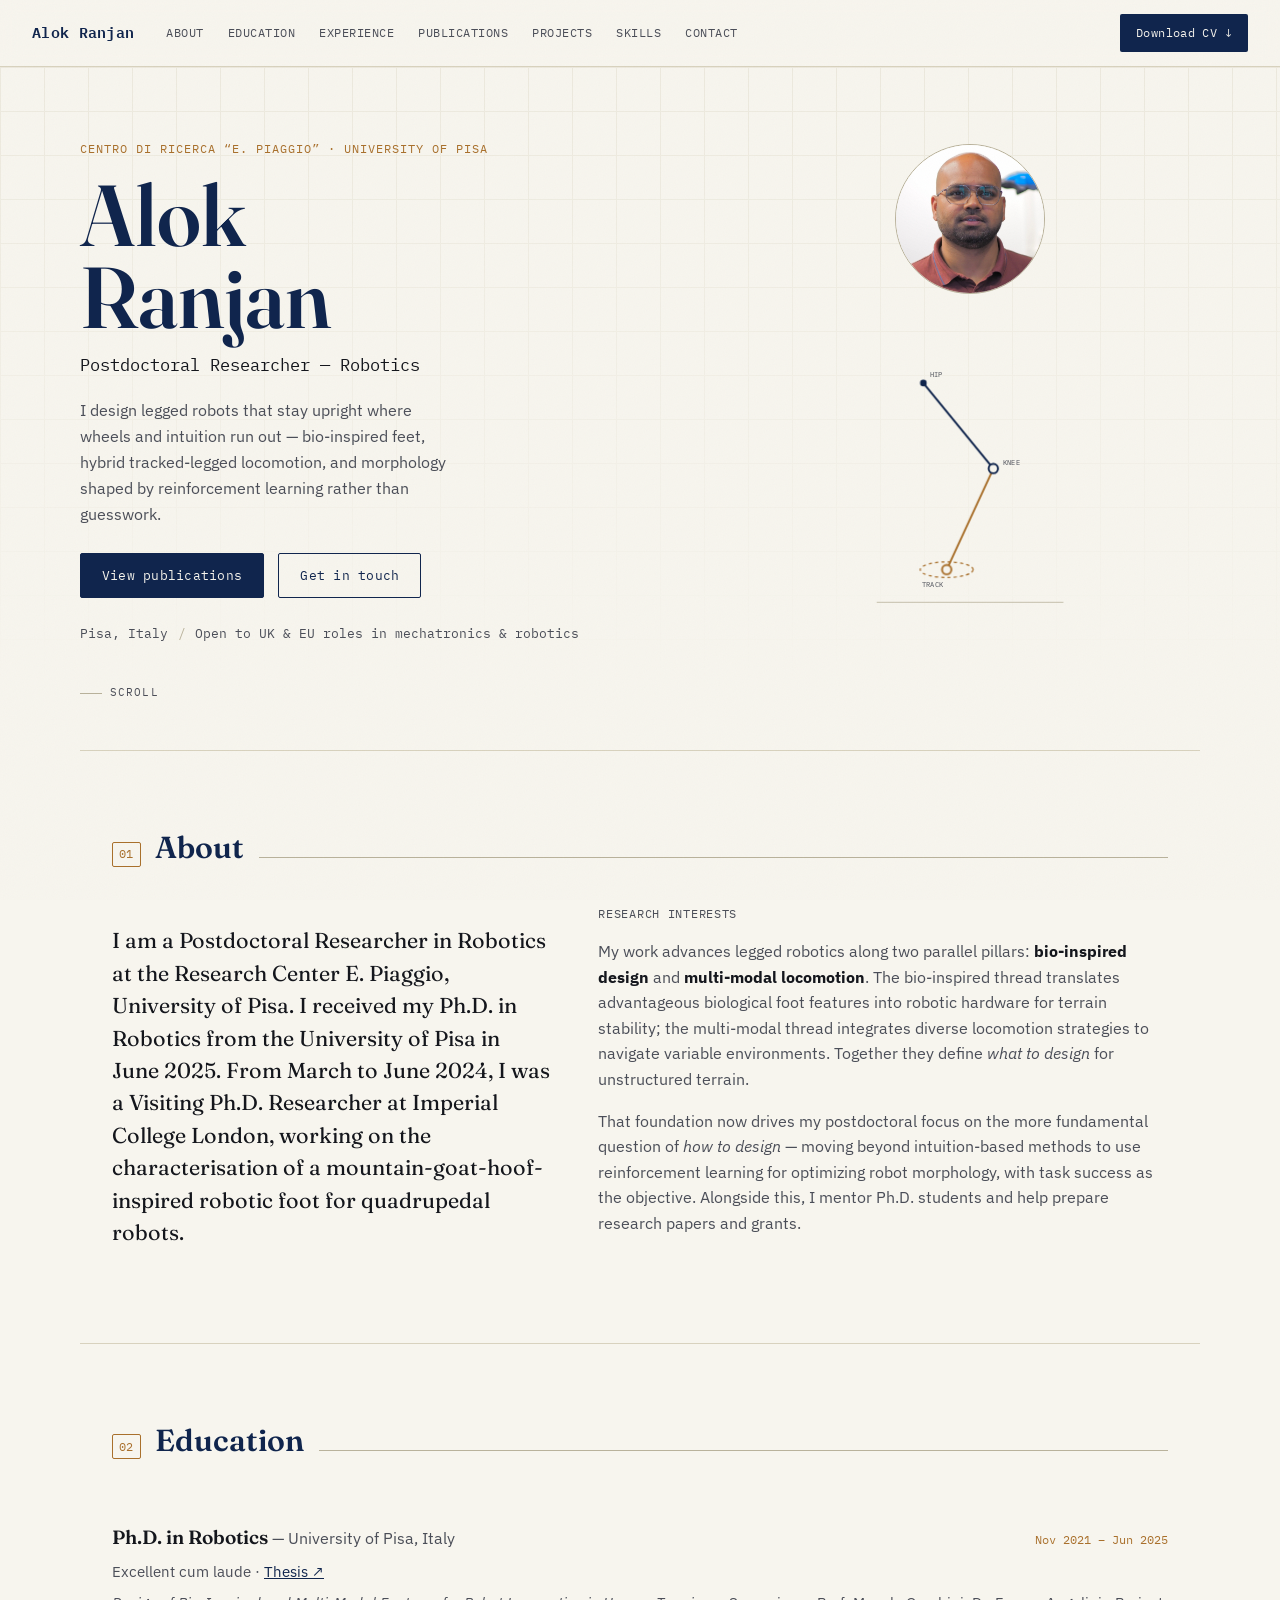
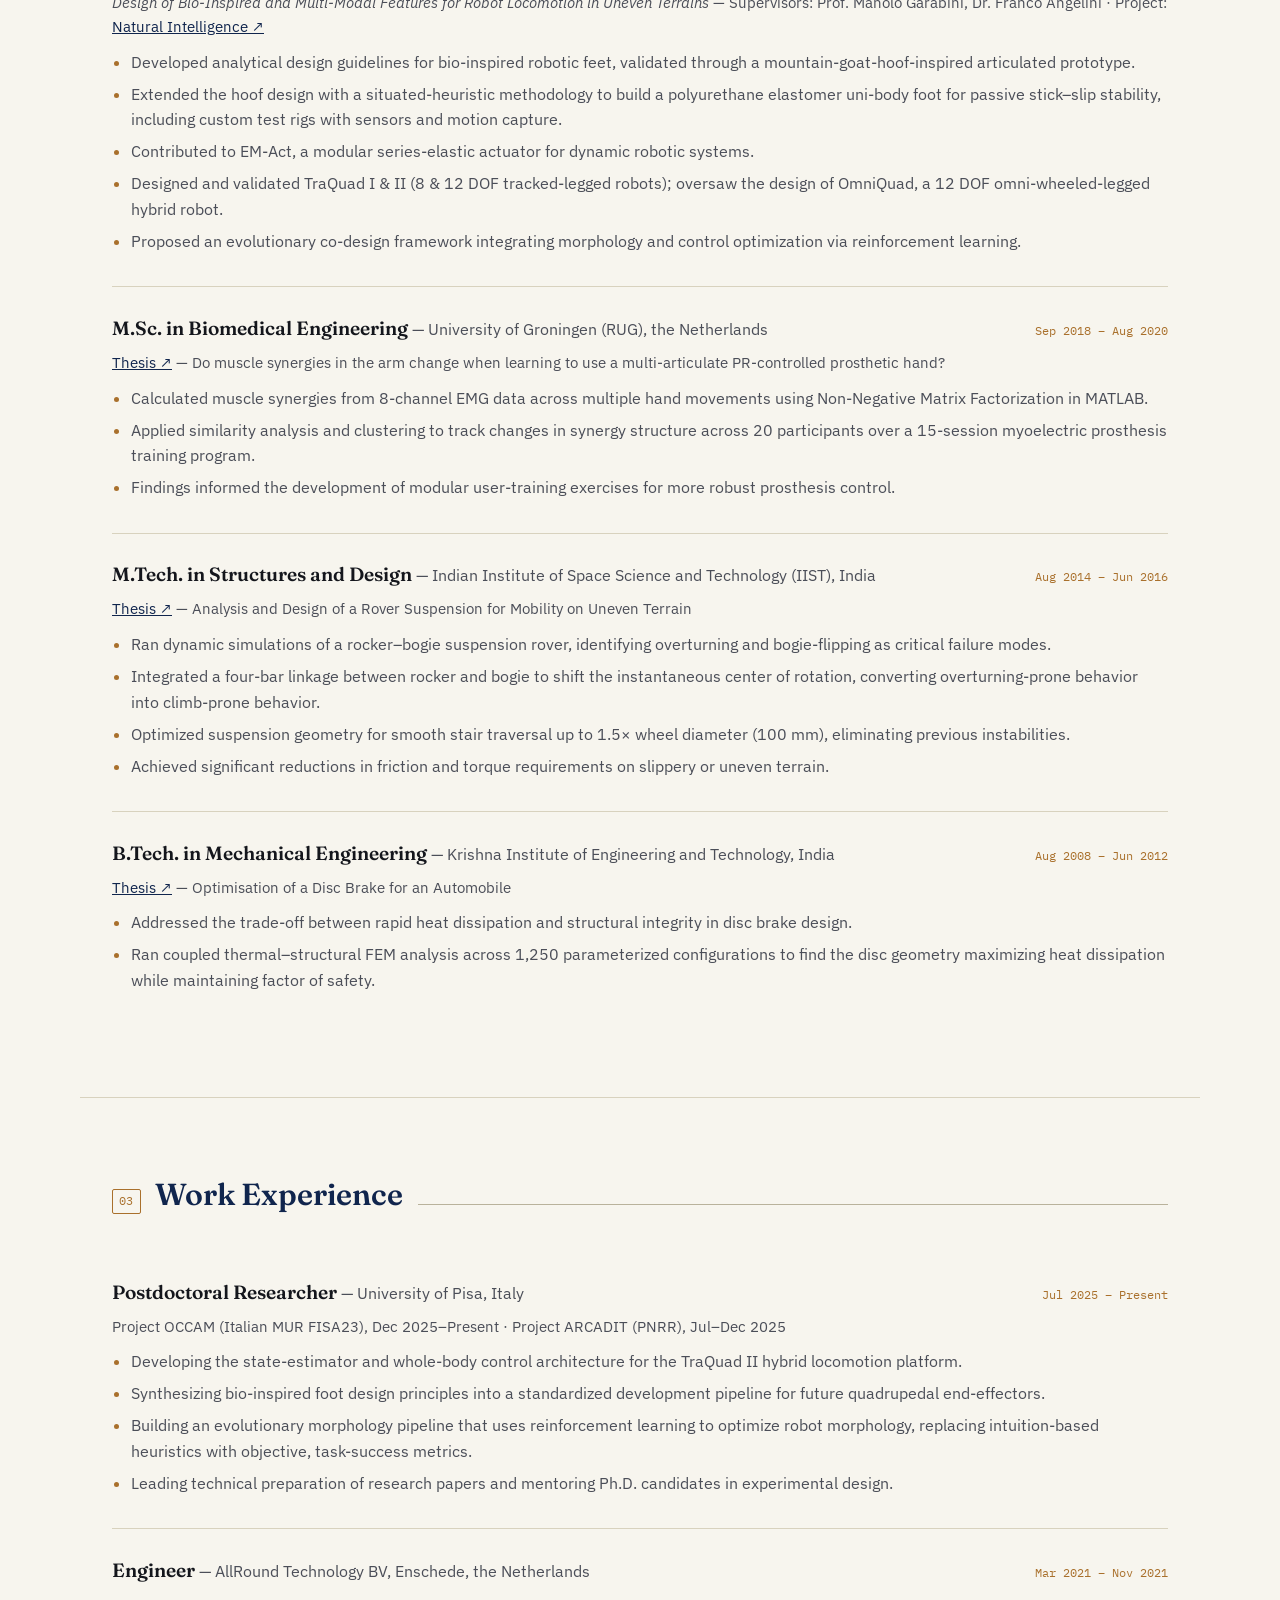
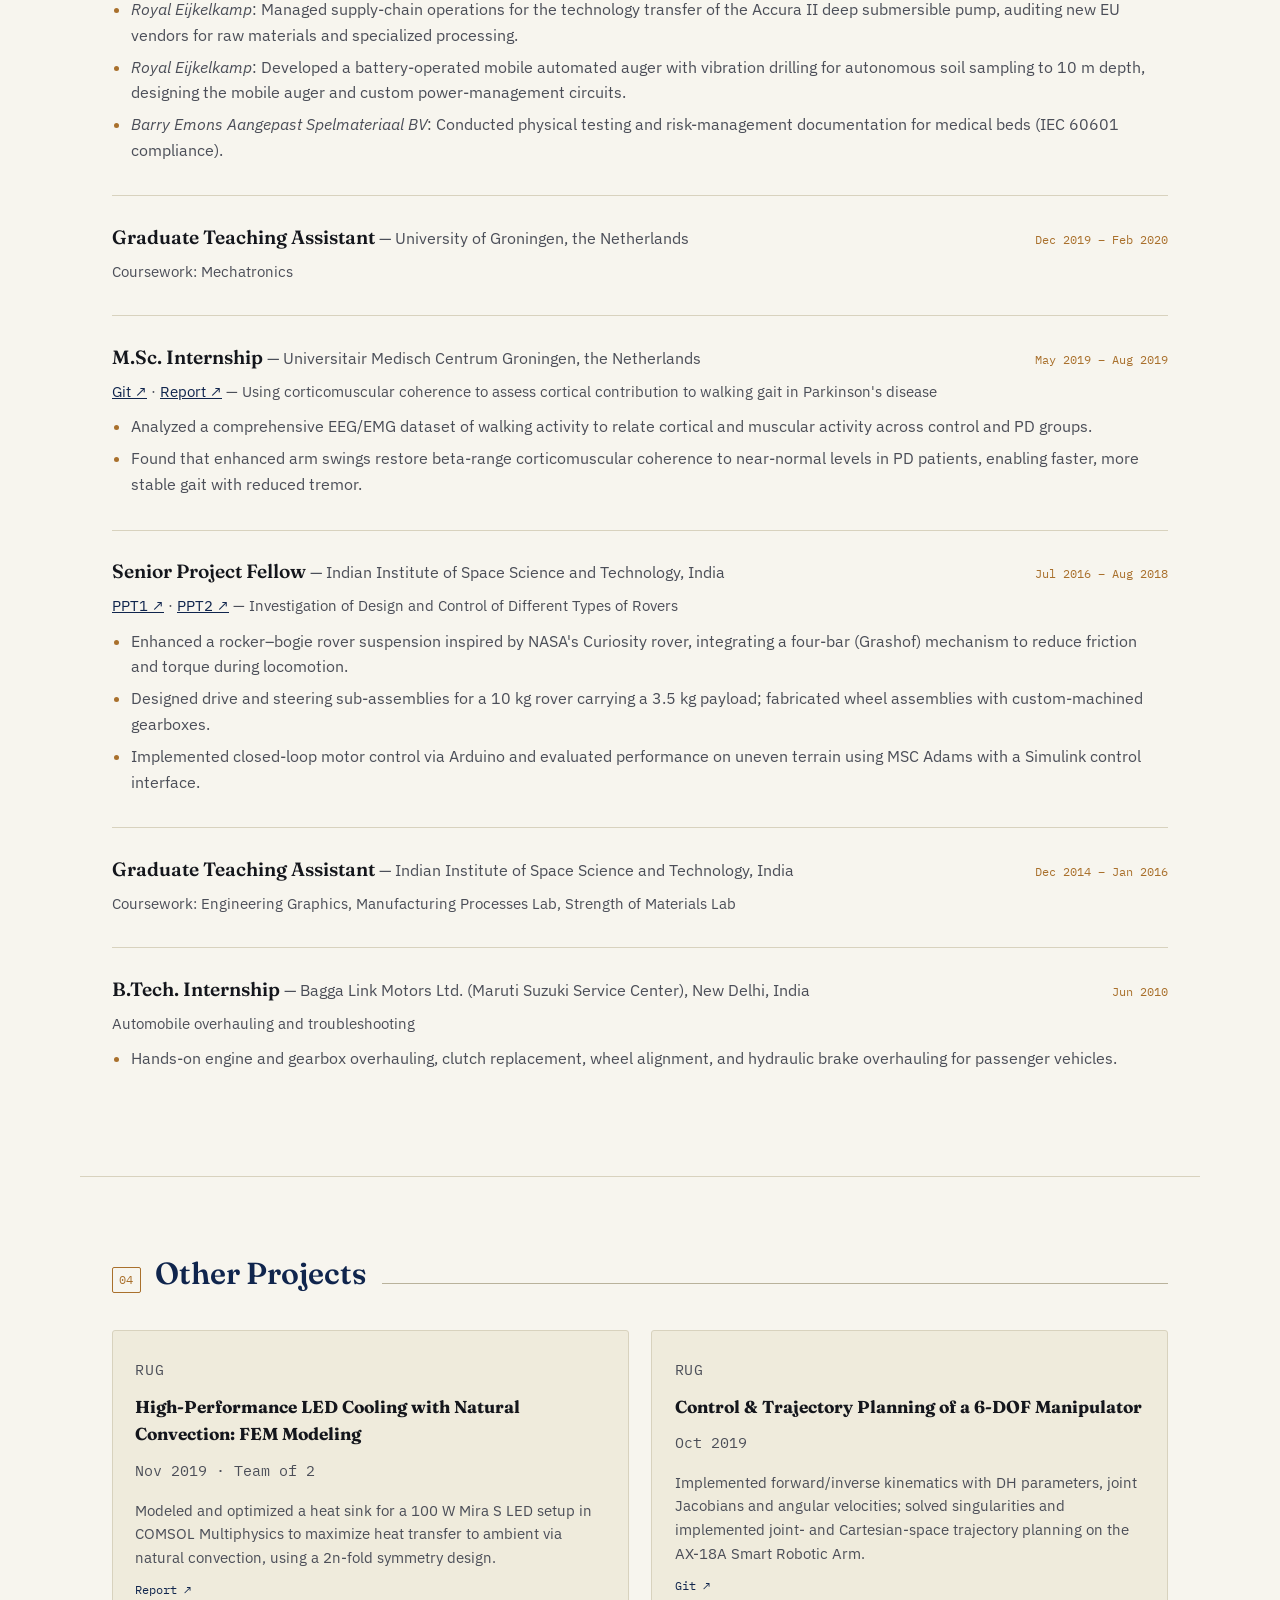
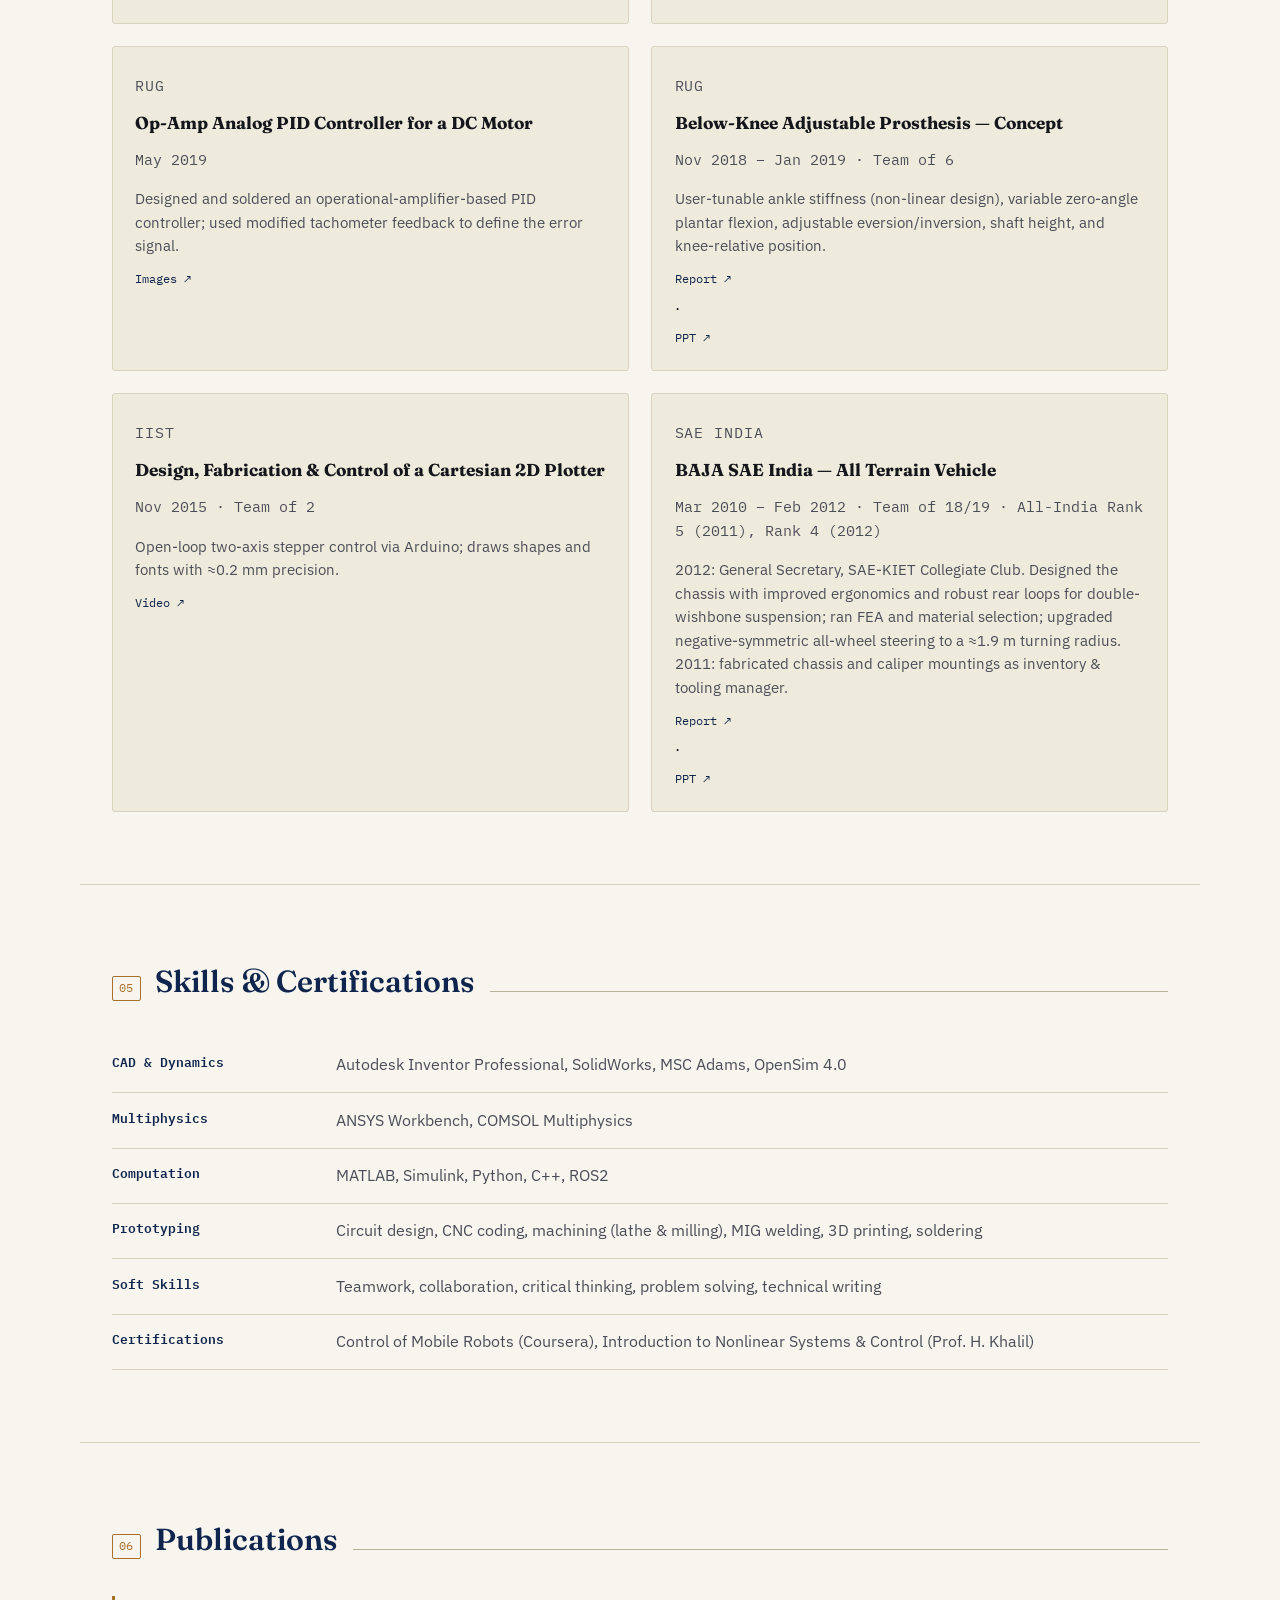
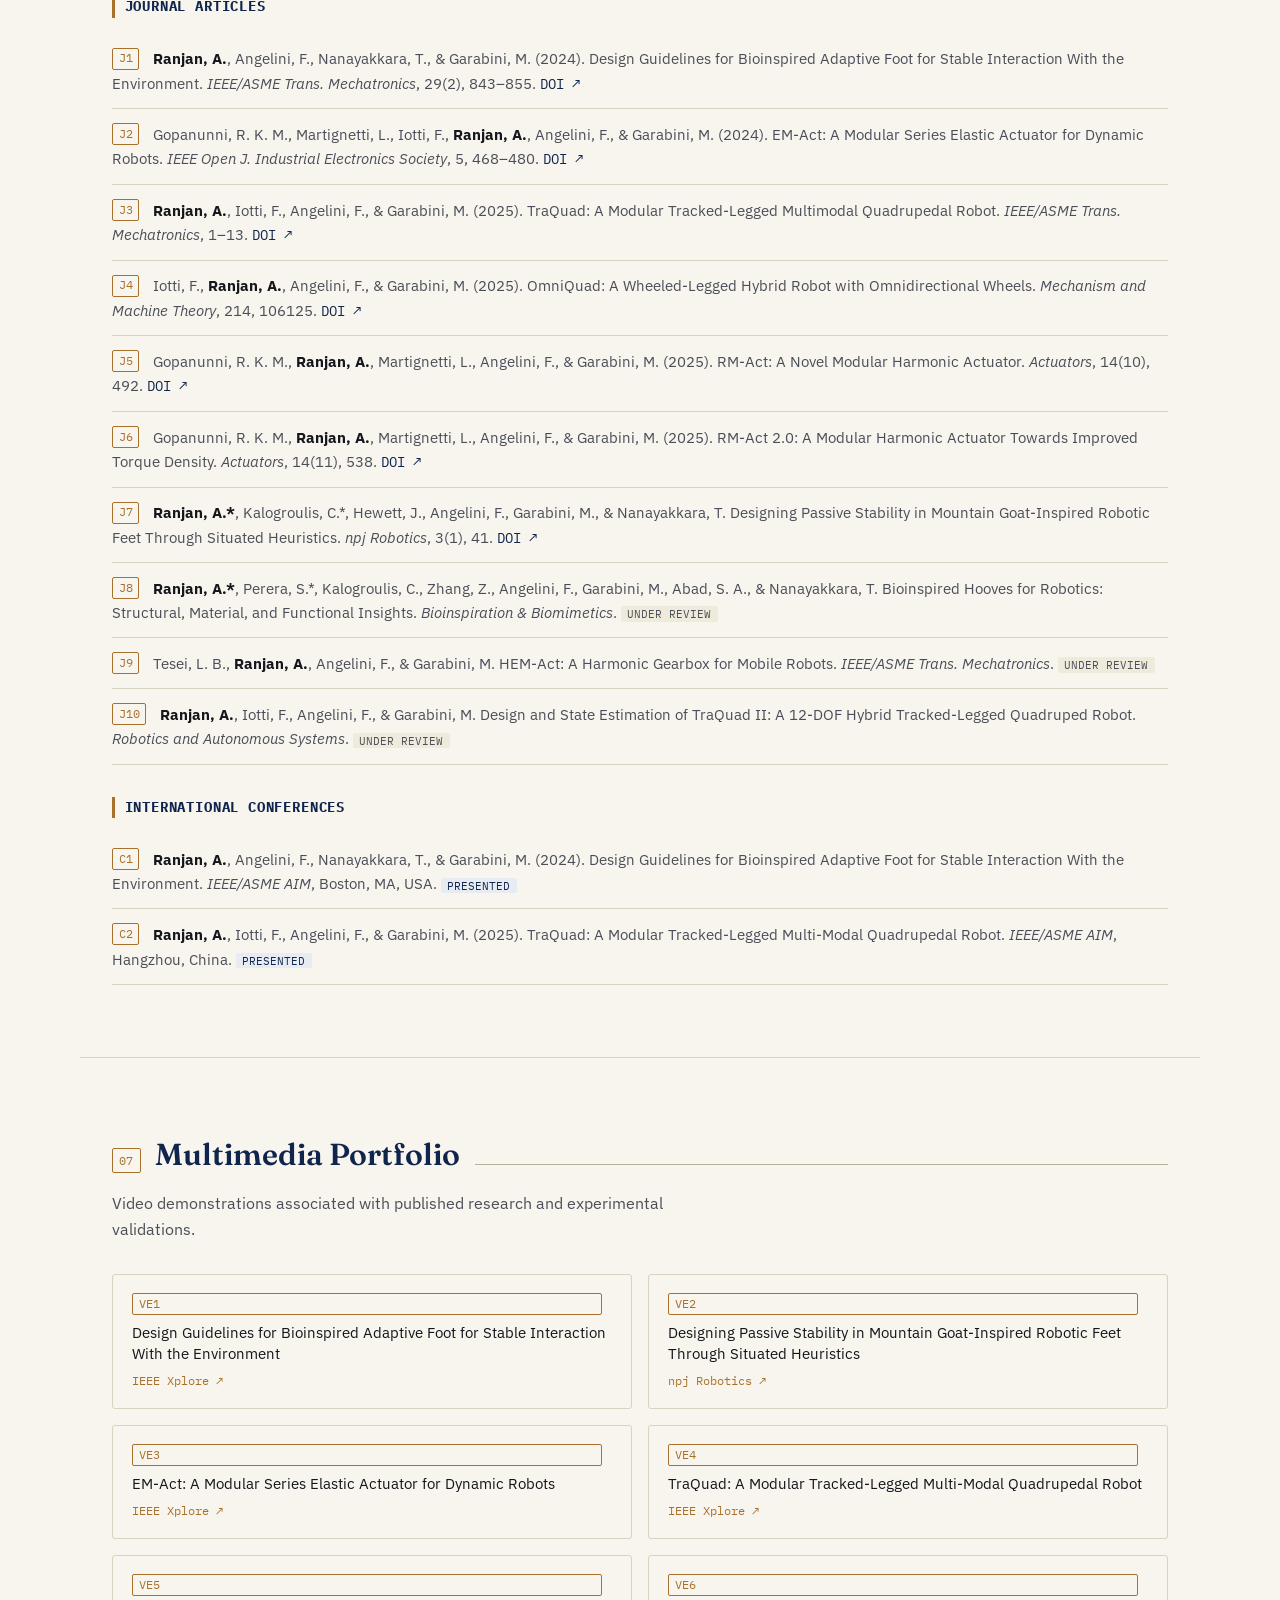
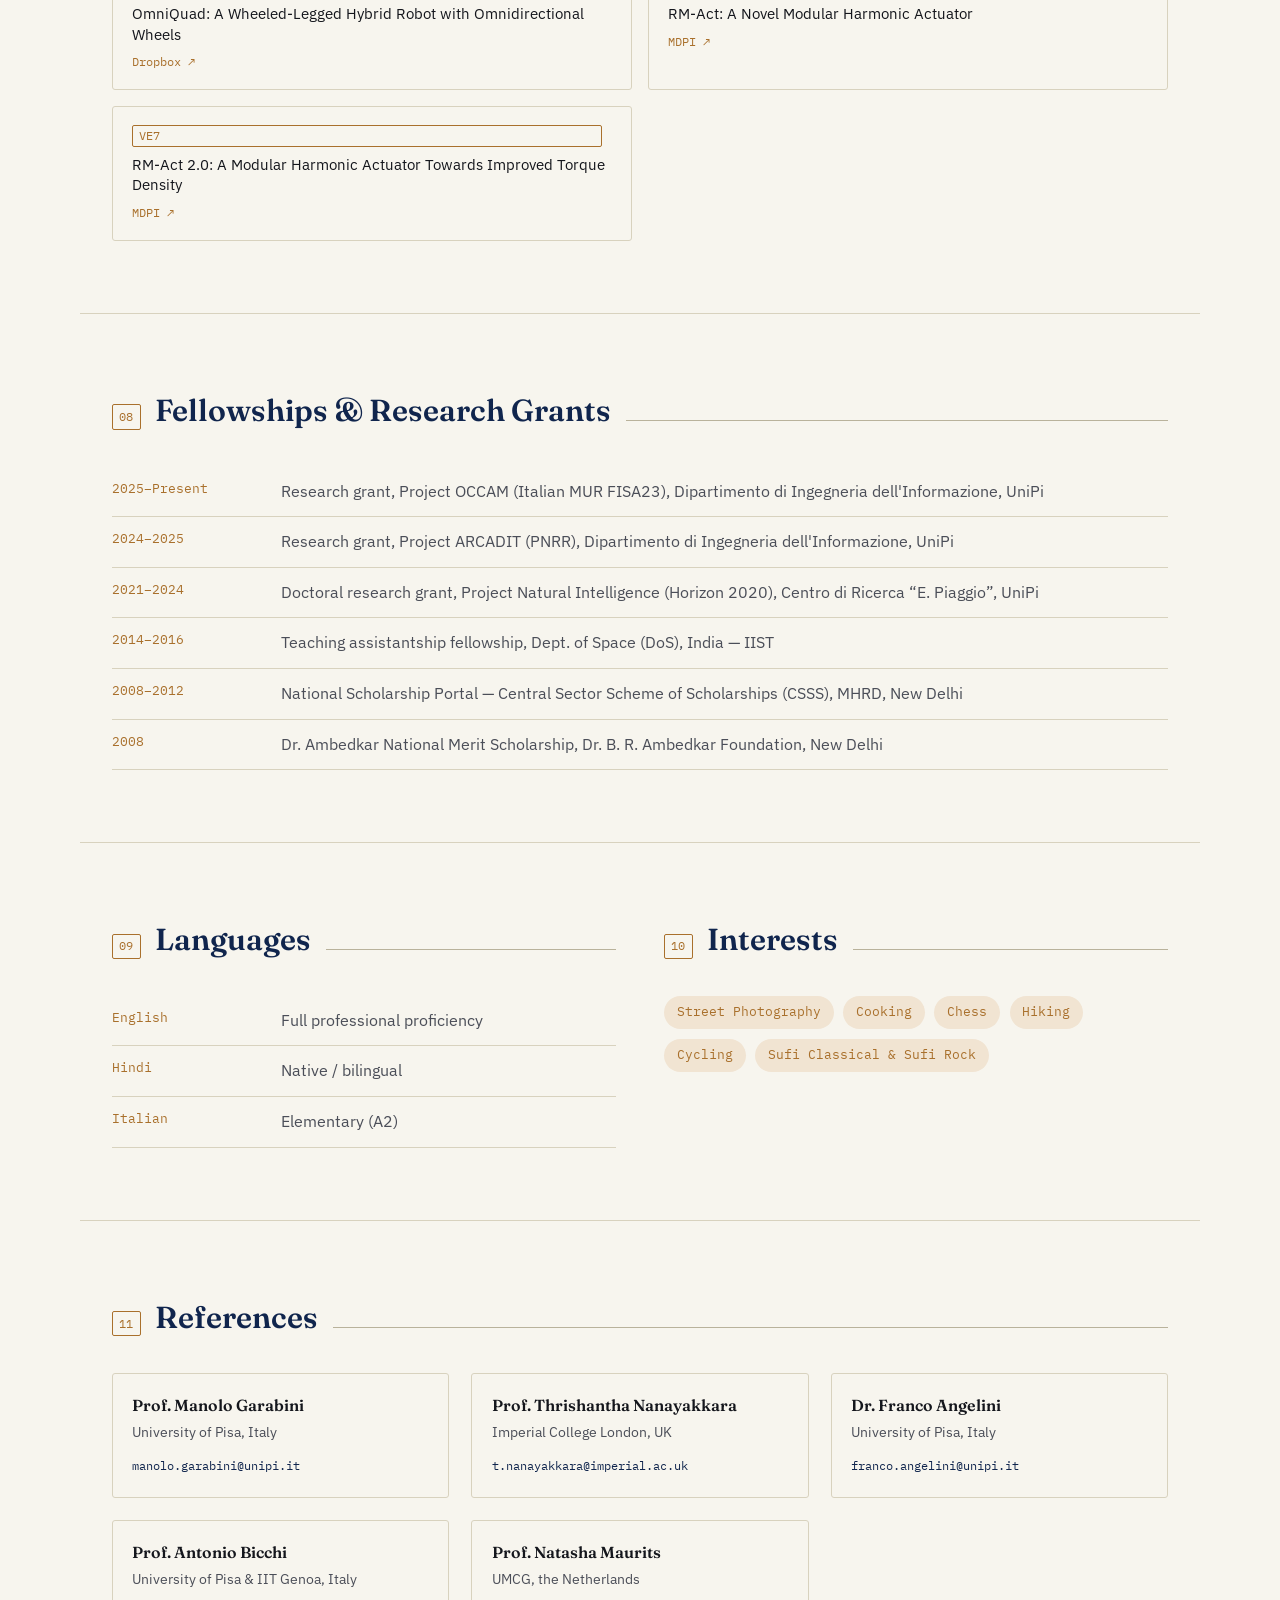
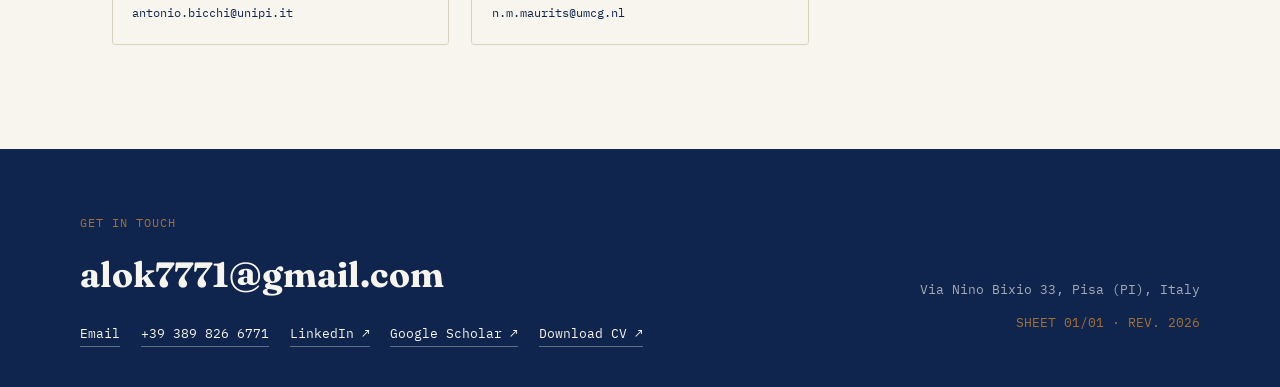
<file: index-old.html>
<!DOCTYPE html>
<html lang="en">
<head>
<meta charset="UTF-8">
<meta name="viewport" content="width=device-width, initial-scale=1.0">
<title>Alok Ranjan — Robotics Researcher</title>
<meta name="description" content="Alok Ranjan — Postdoctoral Researcher in Robotics, Centro di Ricerca E. Piaggio, University of Pisa. Bio-inspired design, multi-modal locomotion, hybrid tracked-legged quadruped robots.">
<link rel="icon" href="data:,">
<link rel="preconnect" href="https://fonts.googleapis.com">
<link rel="preconnect" href="https://fonts.gstatic.com" crossorigin>
<link href="https://fonts.googleapis.com/css2?family=Fraunces:opsz,wght@9..144,400;9..144,500;9..144,600;9..144,700&family=IBM+Plex+Mono:wght@400;500;600&family=IBM+Plex+Sans:wght@400;500;600&display=swap" rel="stylesheet">
<link rel="stylesheet" href="style.css">
</head>
<body>

<div class="grain" aria-hidden="true"></div>

<header class="topbar">
  <a href="#top" class="mark">Alok Ranjan</a>
  <nav class="topnav">
    <a href="#about">About</a>
    <a href="#education">Education</a>
    <a href="#experience">Experience</a>
    <a href="#publications">Publications</a>
    <a href="#projects">Projects</a>
    <a href="#skills">Skills</a>
    <a href="#contact">Contact</a>
  </nav>
  <a class="cv-btn" href="assets/Alok_Ranjan_CV.pdf" target="_blank" rel="noopener">Download CV ↓</a>
  <button class="nav-toggle" aria-label="Open menu" aria-expanded="false">
    <span></span><span></span><span></span>
  </button>
</header>

<main id="top">

  <!-- ============ HERO ============ -->
  <section class="hero" id="hero">
    <div class="hero-grid" aria-hidden="true"></div>
    <div class="hero-inner">
      <div class="hero-left">
        <p class="eyebrow">Centro di Ricerca &ldquo;E. Piaggio&rdquo; &middot; University of Pisa</p>
        <h1 class="hero-name">Alok<br>Ranjan</h1>
        <p class="hero-role">Postdoctoral Researcher — Robotics</p>
        <p class="hero-tagline">I design legged robots that stay upright where wheels and intuition run out — bio-inspired feet, hybrid tracked-legged locomotion, and morphology shaped by reinforcement learning rather than guesswork.</p>
        <div class="hero-actions">
          <a href="#publications" class="btn btn-primary">View publications</a>
          <a href="#contact" class="btn btn-ghost">Get in touch</a>
        </div>
        <div class="hero-meta">
          <span>Pisa, Italy</span>
          <span class="dot">/</span>
          <span>Open to UK &amp; EU roles in mechatronics &amp; robotics</span>
        </div>
      </div>
      <div class="hero-right">
        <img src="assets/Alok.jpg" alt="Alok Ranjan" style="width:150px; height:150px; border-radius:50%; object-fit:cover; border:1.5px solid #B9B29B;">
        <svg class="linkage" viewBox="0 0 360 420" fill="none" xmlns="http://www.w3.org/2000/svg" aria-hidden="true">
          <circle cx="120" cy="90" r="3" class="joint joint-fixed"/>
          <line x1="120" y1="90" x2="210" y2="200" class="link link-a"/>
          <line x1="210" y1="200" x2="150" y2="330" class="link link-b"/>
          <circle cx="210" cy="200" r="6" class="joint"/>
          <circle cx="150" cy="330" r="6" class="joint joint-foot"/>
          <ellipse cx="150" cy="330" rx="34" ry="10" class="track"/>
          <path d="M60 372 H300" class="ground"/>
          <text x="128" y="82" class="label">HIP</text>
          <text x="222" y="196" class="label">KNEE</text>
          <text x="118" y="352" class="label">TRACK</text>
        </svg>
      </div>
    </div>
    <div class="scroll-cue" aria-hidden="true"><span></span>scroll</div>
  </section>

  <!-- ============ ABOUT ============ -->
  <section class="section" id="about">
    <div class="section-head">
      <span class="sheet-no">01</span>
      <h2>About</h2>
      <span class="rule"></span>
    </div>
    <div class="about-grid">
      <div class="about-body">
        <p>I am a Postdoctoral Researcher in Robotics at the Research Center E. Piaggio, University of Pisa. I received my Ph.D. in Robotics from the University of Pisa in June 2025. From March to June 2024, I was a Visiting Ph.D. Researcher at Imperial College London, working on the characterisation of a mountain-goat-hoof-inspired robotic foot for quadrupedal robots.</p>
      </div>
      <div class="about-side">
        <p class="side-label">Research interests</p>
        <p>My work advances legged robotics along two parallel pillars: <strong>bio-inspired design</strong> and <strong>multi-modal locomotion</strong>. The bio-inspired thread translates advantageous biological foot features into robotic hardware for terrain stability; the multi-modal thread integrates diverse locomotion strategies to navigate variable environments. Together they define <em>what to design</em> for unstructured terrain.</p>
        <p>That foundation now drives my postdoctoral focus on the more fundamental question of <em>how to design</em> — moving beyond intuition-based methods to use reinforcement learning for optimizing robot morphology, with task success as the objective. Alongside this, I mentor Ph.D. students and help prepare research papers and grants.</p>
      </div>
    </div>
  </section>

  <!-- ============ EDUCATION ============ -->
  <section class="section" id="education">
    <div class="section-head">
      <span class="sheet-no">02</span>
      <h2>Education</h2>
      <span class="rule"></span>
    </div>

    <article class="entry">
      <div class="entry-head">
        <h3>Ph.D. in Robotics <span class="entry-org">— University of Pisa, Italy</span></h3>
        <span class="entry-date">Nov 2021 – Jun 2025</span>
      </div>
      <p class="entry-sub">Excellent cum laude &middot; <a href="https://www.dropbox.com/scl/fi/fpci98c4rzkmdxgavr939/PhD-Thesis-Alok-Ranjan.pdf?rlkey=uxiivkfymqkshlapdg8w5m2bu&dl=0" target="_blank" rel="noopener">Thesis ↗</a></p>
      <p class="entry-sub"><em>Design of Bio-Inspired and Multi-Modal Features for Robot Locomotion in Uneven Terrains</em> — Supervisors: Prof. Manolo Garabini, Dr. Franco Angelini &middot; Project: <a href="https://cordis.europa.eu/project/id/101016970" target="_blank" rel="noopener">Natural Intelligence ↗</a></p>
      <ul>
        <li>Developed analytical design guidelines for bio-inspired robotic feet, validated through a mountain-goat-hoof-inspired articulated prototype.</li>
        <li>Extended the hoof design with a situated-heuristic methodology to build a polyurethane elastomer uni-body foot for passive stick–slip stability, including custom test rigs with sensors and motion capture.</li>
        <li>Contributed to EM-Act, a modular series-elastic actuator for dynamic robotic systems.</li>
        <li>Designed and validated TraQuad I &amp; II (8 &amp; 12 DOF tracked-legged robots); oversaw the design of OmniQuad, a 12 DOF omni-wheeled-legged hybrid robot.</li>
        <li>Proposed an evolutionary co-design framework integrating morphology and control optimization via reinforcement learning.</li>
      </ul>
    </article>

    <article class="entry">
      <div class="entry-head">
        <h3>M.Sc. in Biomedical Engineering <span class="entry-org">— University of Groningen (RUG), the Netherlands</span></h3>
        <span class="entry-date">Sep 2018 – Aug 2020</span>
      </div>
      <p class="entry-sub"><a href="https://drive.google.com/file/d/1MQAh5VqWef0ALs_HWWHFLjNgR3Iv7Dcz/view?usp=sharing" target="_blank" rel="noopener">Thesis ↗</a> — Do muscle synergies in the arm change when learning to use a multi-articulate PR-controlled prosthetic hand?</p>
      <ul>
        <li>Calculated muscle synergies from 8-channel EMG data across multiple hand movements using Non-Negative Matrix Factorization in MATLAB.</li>
        <li>Applied similarity analysis and clustering to track changes in synergy structure across 20 participants over a 15-session myoelectric prosthesis training program.</li>
        <li>Findings informed the development of modular user-training exercises for more robust prosthesis control.</li>
      </ul>
    </article>

    <article class="entry">
      <div class="entry-head">
        <h3>M.Tech. in Structures and Design <span class="entry-org">— Indian Institute of Space Science and Technology (IIST), India</span></h3>
        <span class="entry-date">Aug 2014 – Jun 2016</span>
      </div>
      <p class="entry-sub"><a href="https://drive.google.com/file/d/1jLBPFFimk11oY--WWY9sXuNcFRGfVsVQ/view?usp=drive_link" target="_blank" rel="noopener">Thesis ↗</a> — Analysis and Design of a Rover Suspension for Mobility on Uneven Terrain</p>
      <ul>
        <li>Ran dynamic simulations of a rocker–bogie suspension rover, identifying overturning and bogie-flipping as critical failure modes.</li>
        <li>Integrated a four-bar linkage between rocker and bogie to shift the instantaneous center of rotation, converting overturning-prone behavior into climb-prone behavior.</li>
        <li>Optimized suspension geometry for smooth stair traversal up to 1.5&times; wheel diameter (100 mm), eliminating previous instabilities.</li>
        <li>Achieved significant reductions in friction and torque requirements on slippery or uneven terrain.</li>
      </ul>
    </article>

    <article class="entry">
      <div class="entry-head">
        <h3>B.Tech. in Mechanical Engineering <span class="entry-org">— Krishna Institute of Engineering and Technology, India</span></h3>
        <span class="entry-date">Aug 2008 – Jun 2012</span>
      </div>
      <p class="entry-sub"><a href="https://drive.google.com/file/d/1W4mVsQ1tIGS1fpsfde_7ja_dyXBzAk9k/view?usp=sharing" target="_blank" rel="noopener">Thesis ↗</a> — Optimisation of a Disc Brake for an Automobile</p>
      <ul>
        <li>Addressed the trade-off between rapid heat dissipation and structural integrity in disc brake design.</li>
        <li>Ran coupled thermal–structural FEM analysis across 1,250 parameterized configurations to find the disc geometry maximizing heat dissipation while maintaining factor of safety.</li>
      </ul>
    </article>
  </section>

  <!-- ============ EXPERIENCE ============ -->
  <section class="section" id="experience">
    <div class="section-head">
      <span class="sheet-no">03</span>
      <h2>Work Experience</h2>
      <span class="rule"></span>
    </div>

    <article class="entry">
      <div class="entry-head">
        <h3>Postdoctoral Researcher <span class="entry-org">— University of Pisa, Italy</span></h3>
        <span class="entry-date">Jul 2025 – Present</span>
      </div>
      <p class="entry-sub">Project OCCAM (Italian MUR FISA23), Dec 2025–Present &middot; Project ARCADIT (PNRR), Jul–Dec 2025</p>
      <ul>
        <li>Developing the state-estimator and whole-body control architecture for the TraQuad II hybrid locomotion platform.</li>
        <li>Synthesizing bio-inspired foot design principles into a standardized development pipeline for future quadrupedal end-effectors.</li>
        <li>Building an evolutionary morphology pipeline that uses reinforcement learning to optimize robot morphology, replacing intuition-based heuristics with objective, task-success metrics.</li>
        <li>Leading technical preparation of research papers and mentoring Ph.D. candidates in experimental design.</li>
      </ul>
    </article>

    <article class="entry">
      <div class="entry-head">
        <h3>Engineer <span class="entry-org">— AllRound Technology BV, Enschede, the Netherlands</span></h3>
        <span class="entry-date">Mar 2021 – Nov 2021</span>
      </div>
      <ul>
        <li><em>Royal Eijkelkamp</em>: Managed supply-chain operations for the technology transfer of the Accura&nbsp;II deep submersible pump, auditing new EU vendors for raw materials and specialized processing.</li>
        <li><em>Royal Eijkelkamp</em>: Developed a battery-operated mobile automated auger with vibration drilling for autonomous soil sampling to 10 m depth, designing the mobile auger and custom power-management circuits.</li>
        <li><em>Barry Emons Aangepast Spelmateriaal BV</em>: Conducted physical testing and risk-management documentation for medical beds (IEC&nbsp;60601 compliance).</li>
      </ul>
    </article>

    <article class="entry">
      <div class="entry-head">
        <h3>Graduate Teaching Assistant <span class="entry-org">— University of Groningen, the Netherlands</span></h3>
        <span class="entry-date">Dec 2019 – Feb 2020</span>
      </div>
      <p class="entry-sub">Coursework: Mechatronics</p>
    </article>

    <article class="entry">
      <div class="entry-head">
        <h3>M.Sc. Internship <span class="entry-org">— Universitair Medisch Centrum Groningen, the Netherlands</span></h3>
        <span class="entry-date">May 2019 – Aug 2019</span>
      </div>
      <p class="entry-sub"><a href="https://github.com/alok7771/Corticomuscular-coherence" target="_blank" rel="noopener">Git ↗</a> &middot; <a href="https://drive.google.com/file/d/1mpq5yMk58Gkp6Am8rO2JHKkkxS0OiHLD/view?usp=sharing" target="_blank" rel="noopener">Report ↗</a> — Using corticomuscular coherence to assess cortical contribution to walking gait in Parkinson's disease</p>
      <ul>
        <li>Analyzed a comprehensive EEG/EMG dataset of walking activity to relate cortical and muscular activity across control and PD groups.</li>
        <li>Found that enhanced arm swings restore beta-range corticomuscular coherence to near-normal levels in PD patients, enabling faster, more stable gait with reduced tremor.</li>
      </ul>
    </article>

    <article class="entry">
      <div class="entry-head">
        <h3>Senior Project Fellow <span class="entry-org">— Indian Institute of Space Science and Technology, India</span></h3>
        <span class="entry-date">Jul 2016 – Aug 2018</span>
      </div>
      <p class="entry-sub"><a href="https://drive.google.com/file/d/1cM2qNu8njKQtHyni7JIBJBmv3SkuMWad/view" target="_blank" rel="noopener">PPT1 ↗</a> &middot; <a href="https://drive.google.com/file/d/1NMKsUUokU1ZSJqHYCrTjTQBJeUrF0GiI/view?usp=drive_link" target="_blank" rel="noopener">PPT2 ↗</a> — Investigation of Design and Control of Different Types of Rovers</p>
      <ul>
        <li>Enhanced a rocker–bogie rover suspension inspired by NASA's Curiosity rover, integrating a four-bar (Grashof) mechanism to reduce friction and torque during locomotion.</li>
        <li>Designed drive and steering sub-assemblies for a 10 kg rover carrying a 3.5 kg payload; fabricated wheel assemblies with custom-machined gearboxes.</li>
        <li>Implemented closed-loop motor control via Arduino and evaluated performance on uneven terrain using MSC Adams with a Simulink control interface.</li>
      </ul>
    </article>

    <article class="entry">
      <div class="entry-head">
        <h3>Graduate Teaching Assistant <span class="entry-org">— Indian Institute of Space Science and Technology, India</span></h3>
        <span class="entry-date">Dec 2014 – Jan 2016</span>
      </div>
      <p class="entry-sub">Coursework: Engineering Graphics, Manufacturing Processes Lab, Strength of Materials Lab</p>
    </article>

    <article class="entry">
      <div class="entry-head">
        <h3>B.Tech. Internship <span class="entry-org">— Bagga Link Motors Ltd. (Maruti Suzuki Service Center), New Delhi, India</span></h3>
        <span class="entry-date">Jun 2010</span>
      </div>
      <p class="entry-sub">Automobile overhauling and troubleshooting</p>
      <ul>
        <li>Hands-on engine and gearbox overhauling, clutch replacement, wheel alignment, and hydraulic brake overhauling for passenger vehicles.</li>
      </ul>
    </article>
  </section>

  <!-- ============ PROJECTS ============ -->
  <section class="section" id="projects">
    <div class="section-head">
      <span class="sheet-no">04</span>
      <h2>Other Projects</h2>
      <span class="rule"></span>
    </div>
    <div class="card-grid">

      <article class="card">
        <p class="card-org">RUG</p>
        <h3>High-Performance LED Cooling with Natural Convection: FEM Modeling</h3>
        <p class="card-date">Nov 2019 &middot; Team of 2</p>
        <p>Modeled and optimized a heat sink for a 100 W Mira S LED setup in COMSOL Multiphysics to maximize heat transfer to ambient via natural convection, using a 2n-fold symmetry design.</p>
        <a href="https://drive.google.com/file/d/1FW89sII1JADgIqywts-N3YyJaIwfzjEh/view" target="_blank" rel="noopener">Report ↗</a>
      </article>

      <article class="card">
        <p class="card-org">RUG</p>
        <h3>Control &amp; Trajectory Planning of a 6-DOF Manipulator</h3>
        <p class="card-date">Oct 2019</p>
        <p>Implemented forward/inverse kinematics with DH parameters, joint Jacobians and angular velocities; solved singularities and implemented joint- and Cartesian-space trajectory planning on the AX-18A Smart Robotic Arm.</p>
        <a href="https://github.com/alok7771/Manipulator-trajectory-planning" target="_blank" rel="noopener">Git ↗</a>
      </article>

      <article class="card">
        <p class="card-org">RUG</p>
        <h3>Op-Amp Analog PID Controller for a DC Motor</h3>
        <p class="card-date">May 2019</p>
        <p>Designed and soldered an operational-amplifier-based PID controller; used modified tachometer feedback to define the error signal.</p>
        <a href="https://drive.google.com/file/d/10AMi4JIgAU8MWqMeNBqkQiMkklkfEJrD/view?usp=sharing" target="_blank" rel="noopener">Images ↗</a>
      </article>

      <article class="card">
        <p class="card-org">RUG</p>
        <h3>Below-Knee Adjustable Prosthesis — Concept</h3>
        <p class="card-date">Nov 2018 – Jan 2019 &middot; Team of 6</p>
        <p>User-tunable ankle stiffness (non-linear design), variable zero-angle plantar flexion, adjustable eversion/inversion, shaft height, and knee-relative position.</p>
        <a href="https://drive.google.com/file/d/1HK3X8FigndI-MiFaZT6fZaoBi7EIEGp6/view?usp=sharing" target="_blank" rel="noopener">Report ↗</a> &middot; <a href="https://drive.google.com/file/d/1ie4fjb-B0CmEOUjUhcvCoLMMyFhFPowi/view?usp=sharing" target="_blank" rel="noopener">PPT ↗</a>
      </article>

      <article class="card">
        <p class="card-org">IIST</p>
        <h3>Design, Fabrication &amp; Control of a Cartesian 2D Plotter</h3>
        <p class="card-date">Nov 2015 &middot; Team of 2</p>
        <p>Open-loop two-axis stepper control via Arduino; draws shapes and fonts with &asymp;0.2 mm precision.</p>
        <a href="https://www.youtube.com/watch?v=F5RwtyWbJNI" target="_blank" rel="noopener">Video ↗</a>
      </article>

      <article class="card">
        <p class="card-org">SAE India</p>
        <h3>BAJA SAE India — All Terrain Vehicle</h3>
        <p class="card-date">Mar 2010 – Feb 2012 &middot; Team of 18/19 &middot; All-India Rank 5 (2011), Rank 4 (2012)</p>
        <p>2012: General Secretary, SAE-KIET Collegiate Club. Designed the chassis with improved ergonomics and robust rear loops for double-wishbone suspension; ran FEA and material selection; upgraded negative-symmetric all-wheel steering to a &asymp;1.9 m turning radius. 2011: fabricated chassis and caliper mountings as inventory &amp; tooling manager.</p>
        <a href="https://drive.google.com/file/d/1J6B4uTrOqwTK68hORoGNJioMpzB2ciVW/view?usp=sharing" target="_blank" rel="noopener">Report ↗</a> &middot; <a href="https://docs.google.com/presentation/d/1V9Lad44LLPuv2lDfLVrf7tr33xsUrmEI/edit?usp=drive_link" target="_blank" rel="noopener">PPT ↗</a>
      </article>

    </div>
  </section>

  <!-- ============ SKILLS ============ -->
  <section class="section" id="skills">
    <div class="section-head">
      <span class="sheet-no">05</span>
      <h2>Skills &amp; Certifications</h2>
      <span class="rule"></span>
    </div>
    <div class="skills-grid">
      <div class="skill-row"><span class="skill-label">CAD &amp; Dynamics</span><span class="skill-value">Autodesk Inventor Professional, SolidWorks, MSC Adams, OpenSim 4.0</span></div>
      <div class="skill-row"><span class="skill-label">Multiphysics</span><span class="skill-value">ANSYS Workbench, COMSOL Multiphysics</span></div>
      <div class="skill-row"><span class="skill-label">Computation</span><span class="skill-value">MATLAB, Simulink, Python, C++, ROS2</span></div>
      <div class="skill-row"><span class="skill-label">Prototyping</span><span class="skill-value">Circuit design, CNC coding, machining (lathe &amp; milling), MIG welding, 3D printing, soldering</span></div>
      <div class="skill-row"><span class="skill-label">Soft Skills</span><span class="skill-value">Teamwork, collaboration, critical thinking, problem solving, technical writing</span></div>
      <div class="skill-row"><span class="skill-label">Certifications</span><span class="skill-value">Control of Mobile Robots (Coursera), Introduction to Nonlinear Systems &amp; Control (Prof. H. Khalil)</span></div>
    </div>
  </section>

  <!-- ============ PUBLICATIONS ============ -->
  <section class="section" id="publications">
    <div class="section-head">
      <span class="sheet-no">06</span>
      <h2>Publications</h2>
      <span class="rule"></span>
    </div>

    <h3 class="sub-heading">Journal Articles</h3>
    <ol class="pub-list">
      <li><span class="pub-tag">J1</span> <strong>Ranjan, A.</strong>, Angelini, F., Nanayakkara, T., &amp; Garabini, M. (2024). Design Guidelines for Bioinspired Adaptive Foot for Stable Interaction With the Environment. <em>IEEE/ASME Trans. Mechatronics</em>, 29(2), 843–855. <a href="https://doi.org/10.1109/TMECH.2023.3326602" target="_blank" rel="noopener">DOI ↗</a></li>
      <li><span class="pub-tag">J2</span> Gopanunni, R. K. M., Martignetti, L., Iotti, F., <strong>Ranjan, A.</strong>, Angelini, F., &amp; Garabini, M. (2024). EM-Act: A Modular Series Elastic Actuator for Dynamic Robots. <em>IEEE Open J. Industrial Electronics Society</em>, 5, 468–480. <a href="https://doi.org/10.1109/OJIES.2024.3400052" target="_blank" rel="noopener">DOI ↗</a></li>
      <li><span class="pub-tag">J3</span> <strong>Ranjan, A.</strong>, Iotti, F., Angelini, F., &amp; Garabini, M. (2025). TraQuad: A Modular Tracked-Legged Multimodal Quadrupedal Robot. <em>IEEE/ASME Trans. Mechatronics</em>, 1–13. <a href="https://doi.org/10.1109/TMECH.2025.3560078" target="_blank" rel="noopener">DOI ↗</a></li>
      <li><span class="pub-tag">J4</span> Iotti, F., <strong>Ranjan, A.</strong>, Angelini, F., &amp; Garabini, M. (2025). OmniQuad: A Wheeled-Legged Hybrid Robot with Omnidirectional Wheels. <em>Mechanism and Machine Theory</em>, 214, 106125. <a href="https://doi.org/10.1016/j.mechmachtheory.2025.106125" target="_blank" rel="noopener">DOI ↗</a></li>
      <li><span class="pub-tag">J5</span> Gopanunni, R. K. M., <strong>Ranjan, A.</strong>, Martignetti, L., Angelini, F., &amp; Garabini, M. (2025). RM-Act: A Novel Modular Harmonic Actuator. <em>Actuators</em>, 14(10), 492. <a href="https://doi.org/10.3390/act14100492" target="_blank" rel="noopener">DOI ↗</a></li>
      <li><span class="pub-tag">J6</span> Gopanunni, R. K. M., <strong>Ranjan, A.</strong>, Martignetti, L., Angelini, F., &amp; Garabini, M. (2025). RM-Act 2.0: A Modular Harmonic Actuator Towards Improved Torque Density. <em>Actuators</em>, 14(11), 538. <a href="https://doi.org/10.3390/act14110538" target="_blank" rel="noopener">DOI ↗</a></li>
      <li><span class="pub-tag">J7</span> <strong>Ranjan, A.*</strong>, Kalogroulis, C.*, Hewett, J., Angelini, F., Garabini, M., &amp; Nanayakkara, T. Designing Passive Stability in Mountain Goat-Inspired Robotic Feet Through Situated Heuristics. <em>npj Robotics</em>, 3(1), 41. <a href="https://www.nature.com/articles/s44182-025-00061-0" target="_blank" rel="noopener">DOI ↗</a></li>
      <li><span class="pub-tag">J8</span> <strong>Ranjan, A.*</strong>, Perera, S.*, Kalogroulis, C., Zhang, Z., Angelini, F., Garabini, M., Abad, S. A., &amp; Nanayakkara, T. Bioinspired Hooves for Robotics: Structural, Material, and Functional Insights. <em>Bioinspiration &amp; Biomimetics</em>. <span class="status">under review</span></li>
      <li><span class="pub-tag">J9</span> Tesei, L. B., <strong>Ranjan, A.</strong>, Angelini, F., &amp; Garabini, M. HEM-Act: A Harmonic Gearbox for Mobile Robots. <em>IEEE/ASME Trans. Mechatronics</em>. <span class="status">under review</span></li>
      <li><span class="pub-tag">J10</span> <strong>Ranjan, A.</strong>, Iotti, F., Angelini, F., &amp; Garabini, M. Design and State Estimation of TraQuad II: A 12-DOF Hybrid Tracked-Legged Quadruped Robot. <em>Robotics and Autonomous Systems</em>. <span class="status">under review</span></li>
    </ol>

    <h3 class="sub-heading">International Conferences</h3>
    <ol class="pub-list pub-list-conf">
      <li><span class="pub-tag">C1</span> <strong>Ranjan, A.</strong>, Angelini, F., Nanayakkara, T., &amp; Garabini, M. (2024). Design Guidelines for Bioinspired Adaptive Foot for Stable Interaction With the Environment. <em>IEEE/ASME AIM</em>, Boston, MA, USA. <span class="status status-ok">presented</span></li>
      <li><span class="pub-tag">C2</span> <strong>Ranjan, A.</strong>, Iotti, F., Angelini, F., &amp; Garabini, M. (2025). TraQuad: A Modular Tracked-Legged Multi-Modal Quadrupedal Robot. <em>IEEE/ASME AIM</em>, Hangzhou, China. <span class="status status-ok">presented</span></li>
    </ol>
  </section>

  <!-- ============ MULTIMEDIA ============ -->
  <section class="section" id="multimedia">
    <div class="section-head">
      <span class="sheet-no">07</span>
      <h2>Multimedia Portfolio</h2>
      <span class="rule"></span>
    </div>
    <p class="section-intro">Video demonstrations associated with published research and experimental validations.</p>
    <div class="video-grid">
      <a class="video-card" href="https://ieeexplore.ieee.org/ielx7/3516/10504669/10308529/supp1-3326602.mp4?arnumber=10308529" target="_blank" rel="noopener"><span class="pub-tag">VE1</span><span>Design Guidelines for Bioinspired Adaptive Foot for Stable Interaction With the Environment</span><span class="video-src">IEEE Xplore ↗</span></a>
      <a class="video-card" href="https://static-content.springer.com/esm/art%3A10.1038%2Fs44182-025-00061-0/MediaObjects/44182_2025_61_MOESM2_ESM.mp4" target="_blank" rel="noopener"><span class="pub-tag">VE2</span><span>Designing Passive Stability in Mountain Goat-Inspired Robotic Feet Through Situated Heuristics</span><span class="video-src">npj Robotics ↗</span></a>
      <a class="video-card" href="https://ieeexplore.ieee.org/ielx7/8782706/10417853/10529546/supp1-3400052.mp4?arnumber=10529546" target="_blank" rel="noopener"><span class="pub-tag">VE3</span><span>EM-Act: A Modular Series Elastic Actuator for Dynamic Robots</span><span class="video-src">IEEE Xplore ↗</span></a>
      <a class="video-card" href="https://ieeexplore.ieee.org/ielx8/3516/11316904/10981853/supp1-3560078.mp4?arnumber=10981853" target="_blank" rel="noopener"><span class="pub-tag">VE4</span><span>TraQuad: A Modular Tracked-Legged Multi-Modal Quadrupedal Robot</span><span class="video-src">IEEE Xplore ↗</span></a>
      <a class="video-card" href="https://www.dropbox.com/scl/fi/le8i4hnlaj2x0qskwzeot/OmniQuad_pres_mechanics_comp.mp4?rlkey=tj8ualguib23m7id3yjgbgh87&st=e390zzla&dl=0" target="_blank" rel="noopener"><span class="pub-tag">VE5</span><span>OmniQuad: A Wheeled-Legged Hybrid Robot with Omnidirectional Wheels</span><span class="video-src">Dropbox ↗</span></a>
      <a class="video-card" href="https://www.mdpi.com/article/10.3390/act14100492/s1" target="_blank" rel="noopener"><span class="pub-tag">VE6</span><span>RM-Act: A Novel Modular Harmonic Actuator</span><span class="video-src">MDPI ↗</span></a>
      <a class="video-card" href="https://www.mdpi.com/article/10.3390/act14110538/s1" target="_blank" rel="noopener"><span class="pub-tag">VE7</span><span>RM-Act 2.0: A Modular Harmonic Actuator Towards Improved Torque Density</span><span class="video-src">MDPI ↗</span></a>
    </div>
  </section>

  <!-- ============ FELLOWSHIPS ============ -->
  <section class="section" id="fellowships">
    <div class="section-head">
      <span class="sheet-no">08</span>
      <h2>Fellowships &amp; Research Grants</h2>
      <span class="rule"></span>
    </div>
    <div class="table-list">
      <div class="table-row"><span class="table-date">2025–Present</span><span>Research grant, Project OCCAM (Italian MUR FISA23), Dipartimento di Ingegneria dell'Informazione, UniPi</span></div>
      <div class="table-row"><span class="table-date">2024–2025</span><span>Research grant, Project ARCADIT (PNRR), Dipartimento di Ingegneria dell'Informazione, UniPi</span></div>
      <div class="table-row"><span class="table-date">2021–2024</span><span>Doctoral research grant, Project Natural Intelligence (Horizon 2020), Centro di Ricerca &ldquo;E. Piaggio&rdquo;, UniPi</span></div>
      <div class="table-row"><span class="table-date">2014–2016</span><span>Teaching assistantship fellowship, Dept. of Space (DoS), India — IIST</span></div>
      <div class="table-row"><span class="table-date">2008–2012</span><span>National Scholarship Portal — Central Sector Scheme of Scholarships (CSSS), MHRD, New Delhi</span></div>
      <div class="table-row"><span class="table-date">2008</span><span>Dr. Ambedkar National Merit Scholarship, Dr. B. R. Ambedkar Foundation, New Delhi</span></div>
    </div>
  </section>

  <!-- ============ LANGUAGES & INTERESTS ============ -->
  <section class="section section-split" id="languages">
    <div class="split-col">
      <div class="section-head">
        <span class="sheet-no">09</span>
        <h2>Languages</h2>
        <span class="rule"></span>
      </div>
      <div class="table-list">
        <div class="table-row"><span class="table-date">English</span><span>Full professional proficiency</span></div>
        <div class="table-row"><span class="table-date">Hindi</span><span>Native / bilingual</span></div>
        <div class="table-row"><span class="table-date">Italian</span><span>Elementary (A2)</span></div>
      </div>
    </div>
    <div class="split-col">
      <div class="section-head">
        <span class="sheet-no">10</span>
        <h2>Interests</h2>
        <span class="rule"></span>
      </div>
      <div class="tag-list">
        <span>Street Photography</span><span>Cooking</span><span>Chess</span><span>Hiking</span><span>Cycling</span><span>Sufi Classical &amp; Sufi Rock</span>
      </div>
    </div>
  </section>

  <!-- ============ REFERENCES ============ -->
  <section class="section" id="references">
    <div class="section-head">
      <span class="sheet-no">11</span>
      <h2>References</h2>
      <span class="rule"></span>
    </div>
    <div class="ref-grid">
      <div class="ref-card">
        <p class="ref-name">Prof. Manolo Garabini</p>
        <p class="ref-org">University of Pisa, Italy</p>
        <a href="mailto:manolo.garabini@unipi.it">manolo.garabini@unipi.it</a>
      </div>
      <div class="ref-card">
        <p class="ref-name">Prof. Thrishantha Nanayakkara</p>
        <p class="ref-org">Imperial College London, UK</p>
        <a href="mailto:t.nanayakkara@imperial.ac.uk">t.nanayakkara@imperial.ac.uk</a>
      </div>
      <div class="ref-card">
        <p class="ref-name">Dr. Franco Angelini</p>
        <p class="ref-org">University of Pisa, Italy</p>
        <a href="mailto:franco.angelini@unipi.it">franco.angelini@unipi.it</a>
      </div>
      <div class="ref-card">
        <p class="ref-name">Prof. Antonio Bicchi</p>
        <p class="ref-org">University of Pisa &amp; IIT Genoa, Italy</p>
        <a href="mailto:antonio.bicchi@unipi.it">antonio.bicchi@unipi.it</a>
      </div>
      <div class="ref-card">
        <p class="ref-name">Prof. Natasha Maurits</p>
        <p class="ref-org">UMCG, the Netherlands</p>
        <a href="mailto:n.m.maurits@umcg.nl">n.m.maurits@umcg.nl</a>
      </div>
    </div>
  </section>

  <!-- ============ CONTACT / FOOTER ============ -->
  <footer class="footer" id="contact">
    <div class="footer-inner">
      <div class="footer-left">
        <p class="eyebrow">Get in touch</p>
        <h2>alok7771@gmail.com</h2>
        <div class="footer-links">
          <a href="mailto:alok7771@gmail.com">Email</a>
          <a href="tel:+393898266771">+39 389 826 6771</a>
          <a href="https://www.linkedin.com/in/alok7771" target="_blank" rel="noopener">LinkedIn ↗</a>
          <a href="https://scholar.google.com/citations?user=RCt2iOkAAAAJ&hl=en" target="_blank" rel="noopener">Google Scholar ↗</a>
          <a href="assets/Alok_Ranjan_CV.pdf" target="_blank" rel="noopener">Download CV ↗</a>
        </div>
      </div>
      <div class="footer-right">
        <p>Via Nino Bixio 33, Pisa (PI), Italy</p>
        <p class="sheet-stamp">SHEET 01/01 &middot; REV. 2026</p>
      </div>
    </div>
  </footer>

</main>
<script src="script.js" defer></script>
</body>
</html>
</file>
<file: style.css>
/* ============================================================
   Alok Ranjan — Portfolio
   Design system: "drafting sheet" — blueprint navy + brass on
   warm paper, mono annotations, serif headings.
   ============================================================ */

:root{
  --paper:      #F7F5EE;
  --paper-dim:  #EFEBDC;
  --ink:        #14161C;
  --ink-soft:   #4B4E58;
  --navy:       #10254D;
  --navy-soft:  #E7ECF3;
  --brass:      #A9702C;
  --brass-soft: #F1E4D2;
  --line:       #D8D2BE;
  --line-strong:#B9B29B;

  --font-display: 'Fraunces', Georgia, serif;
  --font-body: 'IBM Plex Sans', -apple-system, sans-serif;
  --font-mono: 'IBM Plex Mono', 'Courier New', monospace;

  --max: 1120px;
}

*{box-sizing:border-box;}
html{scroll-behavior:smooth;}
@media (prefers-reduced-motion: reduce){
  html{scroll-behavior:auto;}
  *{animation-duration:0.001ms !important; animation-iteration-count:1 !important; transition-duration:0.001ms !important;}
}

body{
  margin:0;
  background:var(--paper);
  color:var(--ink);
  font-family:var(--font-body);
  font-size:16px;
  line-height:1.6;
  -webkit-font-smoothing:antialiased;
}

a{ color:var(--navy); }
a:focus-visible, button:focus-visible{
  outline:2px solid var(--brass);
  outline-offset:3px;
}

.grain{
  position:fixed; inset:0; pointer-events:none; z-index:1000;
  opacity:0.035; mix-blend-mode:multiply;
  background-image:url("data:image/svg+xml,%3Csvg xmlns='http://www.w3.org/2000/svg' width='120' height='120'%3E%3Cfilter id='n'%3E%3CfeTurbulence type='fractalNoise' baseFrequency='0.9' numOctaves='2' stitchTiles='stitch'/%3E%3C/filter%3E%3Crect width='100%25' height='100%25' filter='url(%23n)'/%3E%3C/svg%3E");
}

/* ---------- Top bar ---------- */
.topbar{
  position:sticky; top:0; z-index:100;
  display:flex; align-items:center; gap:2rem;
  padding:0.9rem 2rem;
  background:rgba(247,245,238,0.88);
  backdrop-filter:blur(8px);
  border-bottom:1px solid var(--line);
}
.mark{
  font-family:var(--font-mono); font-weight:600; font-size:0.95rem;
  color:var(--navy); text-decoration:none; letter-spacing:0.02em;
}
.mark-dot{ color:var(--brass); }
.topnav{ display:flex; gap:1.5rem; margin-right:auto; flex-wrap:wrap; }
.topnav a{
  font-family:var(--font-mono); font-size:0.78rem; letter-spacing:0.04em;
  text-transform:uppercase; text-decoration:none; color:var(--ink-soft);
  padding:0.3rem 0; border-bottom:1px solid transparent;
  transition:color .15s, border-color .15s;
}
.topnav a:hover{ color:var(--navy); border-color:var(--brass); }
.cv-btn{
  font-family:var(--font-mono); font-size:0.78rem; letter-spacing:0.03em;
  text-decoration:none; color:var(--paper); background:var(--navy);
  padding:0.55rem 1rem; border-radius:2px; white-space:nowrap;
  transition:background .15s;
}
.cv-btn:hover{ background:var(--brass); }
.nav-toggle{ display:none; }

/* ---------- Hero ---------- */
.hero{
  position:relative; overflow:hidden;
  padding:4.5rem 2rem 3rem;
}
.hero-grid{
  position:absolute; inset:0;
  background-image:
    linear-gradient(var(--line) 1px, transparent 1px),
    linear-gradient(90deg, var(--line) 1px, transparent 1px);
  background-size:44px 44px;
  opacity:0.35;
  mask-image:linear-gradient(to bottom, black, transparent 90%);
}
.hero-inner{
  position:relative; max-width:var(--max); margin:0 auto;
  display:grid; grid-template-columns:1.2fr 0.9fr; gap:3rem;
  align-items:center;
}
.eyebrow{
  font-family:var(--font-mono); font-size:0.78rem; letter-spacing:0.08em;
  text-transform:uppercase; color:var(--brass); margin:0 0 0.9rem;
}
.hero-name{
  font-family:var(--font-display); font-weight:600;
  font-size:clamp(3.2rem, 7vw, 5.4rem); line-height:0.95;
  margin:0 0 0.9rem; color:var(--navy);
}
.hero-role{
  font-family:var(--font-mono); font-size:1.05rem; color:var(--ink);
  margin:0 0 1.1rem;
}
.hero-tagline{
  max-width:38ch; color:var(--ink-soft); font-size:1.02rem; margin:0 0 1.6rem;
}
.hero-actions{ display:flex; gap:0.9rem; margin-bottom:1.6rem; flex-wrap:wrap; }
.btn{
  font-family:var(--font-mono); font-size:0.82rem; letter-spacing:0.02em;
  text-decoration:none; padding:0.7rem 1.3rem; border-radius:2px;
  border:1px solid var(--navy); transition:all .15s;
}
.btn-primary{ background:var(--navy); color:var(--paper); }
.btn-primary:hover{ background:var(--brass); border-color:var(--brass); }
.btn-ghost{ background:transparent; color:var(--navy); }
.btn-ghost:hover{ background:var(--navy-soft); }
.hero-meta{
  font-family:var(--font-mono); font-size:0.8rem; color:var(--ink-soft);
  display:flex; gap:0.6rem; flex-wrap:wrap;
}
.hero-meta .dot{ color:var(--line-strong); }

.hero-right{ position:relative; display:flex; flex-direction:column; align-items:center; gap:1.2rem; }
.photo-slot{
  width:150px; height:150px; border-radius:50%;
  border:1.5px dashed var(--line-strong);
  display:flex; flex-direction:column; align-items:center; justify-content:center;
  gap:0.2rem; background:var(--paper-dim); color:var(--line-strong);
}
.photo{
  width:150px; height:150px; border-radius:50%;
  object-fit:cover; border:1.5px solid var(--line-strong);
}
.photo-slot span{ font-family:var(--font-display); font-size:1.8rem; color:var(--navy); opacity:0.5; }
.photo-slot p{ margin:0; font-family:var(--font-mono); font-size:0.65rem; text-transform:uppercase; letter-spacing:0.08em; }

.linkage{ width:100%; max-width:280px; }
.link{ stroke:var(--navy); stroke-width:2.5; stroke-linecap:round; stroke-dasharray:260; stroke-dashoffset:260; animation:draw 1.4s ease forwards; }
.link-b{ animation-delay:0.35s; stroke:var(--brass); }
.joint{ fill:var(--paper); stroke:var(--navy); stroke-width:2.5; opacity:0; animation:pop .4s ease forwards; }
.joint-fixed{ fill:var(--navy); }
.joint-foot{ stroke:var(--brass); }
.track{ fill:none; stroke:var(--brass); stroke-width:1.6; stroke-dasharray:4 4; opacity:0; animation:pop .5s ease forwards; animation-delay:1s; }
.ground{ stroke:var(--line-strong); stroke-width:1; }
.label{ font-family:'IBM Plex Mono'; font-size:9px; fill:var(--ink-soft); letter-spacing:0.05em; opacity:0; animation:pop .4s ease forwards; animation-delay:1.2s; }
@keyframes draw{ to{ stroke-dashoffset:0; } }
@keyframes pop{ to{ opacity:1; } }

.scroll-cue{
  position:relative; max-width:var(--max); margin:2.5rem auto 0;
  font-family:var(--font-mono); font-size:0.7rem; letter-spacing:0.1em;
  text-transform:uppercase; color:var(--ink-soft); display:flex; align-items:center; gap:0.5rem;
}
.scroll-cue span{ width:22px; height:1px; background:var(--line-strong); display:inline-block; }

/* ---------- Sections ---------- */
.section{
  max-width:var(--max); margin:0 auto; padding:4.5rem 2rem;
  border-top:1px solid var(--line);
}
.section-head{ display:flex; align-items:baseline; gap:0.9rem; margin-bottom:2rem; }
.sheet-no{
  font-family:var(--font-mono); font-size:0.78rem; color:var(--brass);
  border:1px solid var(--brass); border-radius:2px; padding:0.1rem 0.4rem;
}
.section-head h2{
  font-family:var(--font-display); font-weight:600; font-size:1.9rem; color:var(--navy); margin:0;
}
.section-head .rule{ flex:1; height:1px; background:var(--line-strong); }
.section-intro{ color:var(--ink-soft); margin-top:-1.2rem; margin-bottom:2rem; max-width:62ch; }

/* About */
.about-grid{ display:grid; grid-template-columns:1fr 1.3fr; gap:3rem; }
.about-body p{ font-family:var(--font-display); font-size:1.35rem; line-height:1.5; color:var(--ink); }
.side-label{ font-family:var(--font-mono); font-size:0.75rem; text-transform:uppercase; letter-spacing:0.06em; color:var(--brass); margin-bottom:0.6rem; }
.about-side p{ margin-top:0; margin-bottom:1rem; color:var(--ink-soft); }
.about-side strong{ color:var(--ink); }

/* Entries (education/experience) */
.entry{ padding:1.6rem 0; border-bottom:1px solid var(--line); }
.entry:last-child{ border-bottom:none; }
.entry-head{ display:flex; justify-content:space-between; align-items:baseline; gap:1rem; flex-wrap:wrap; }
.entry-head h3{ font-family:var(--font-display); font-size:1.2rem; margin:0; color:var(--ink); font-weight:600; }
.entry-org{ font-family:var(--font-body); font-weight:400; color:var(--ink-soft); font-size:1rem; }
.entry-date{ font-family:var(--font-mono); font-size:0.78rem; color:var(--brass); white-space:nowrap; }
.entry-sub{ margin:0.4rem 0; color:var(--ink-soft); font-size:0.95rem; }
.entry ul{ margin:0.7rem 0 0; padding-left:1.2rem; }
.entry li{ margin-bottom:0.4rem; color:var(--ink-soft); }
.entry li::marker{ color:var(--brass); }

/* Projects cards */
.card-grid{ display:grid; grid-template-columns:repeat(2, 1fr); gap:1.4rem; }
.card{
  background:var(--paper-dim); border:1px solid var(--line); border-radius:3px;
  padding:1.4rem; display:flex; flex-direction:column; gap:0.4rem;
}
.card-org{ font-family:var(--font-mono); font-size:0.7rem; text-transform:uppercase; letter-spacing:0.06em; color:var(--brass); margin:0; }
.card h3{ font-family:var(--font-display); font-size:1.08rem; margin:0; color:var(--ink); }
.card-date{ font-family:var(--font-mono); font-size:0.75rem; color:var(--ink-soft); margin:0; }
.card p{ color:var(--ink-soft); font-size:0.92rem; margin:0.3rem 0; }
.card a{ font-family:var(--font-mono); font-size:0.78rem; text-decoration:none; }
.card a:hover{ text-decoration:underline; }

/* Skills */
.skills-grid{ display:flex; flex-direction:column; }
.skill-row{
  display:grid; grid-template-columns:200px 1fr; gap:1.5rem;
  padding:0.9rem 0; border-bottom:1px solid var(--line);
}
.skill-label{ font-family:var(--font-mono); font-size:0.82rem; color:var(--navy); font-weight:600; }
.skill-value{ color:var(--ink-soft); }

/* Publications */
.sub-heading{
  font-family:var(--font-mono); font-size:0.85rem; text-transform:uppercase;
  letter-spacing:0.06em; color:var(--navy); margin:2rem 0 1rem;
  border-left:3px solid var(--brass); padding-left:0.6rem;
}
.pub-list{ list-style:none; margin:0; padding:0; counter-reset:none; }
.pub-list li{
  padding:0.8rem 0; border-bottom:1px solid var(--line);
  color:var(--ink-soft); font-size:0.95rem; line-height:1.6;
}
.pub-tag{
  display:inline-block; font-family:var(--font-mono); font-size:0.72rem; color:var(--brass);
  border:1px solid var(--brass); border-radius:2px; padding:0.05rem 0.35rem;
  white-space:nowrap; margin-right:0.6rem; vertical-align:2px;
}
.pub-list a{ font-family:var(--font-mono); font-size:0.85rem; text-decoration:none; white-space:nowrap; }
.pub-list a:hover{ text-decoration:underline; }
.pub-list strong{ color:var(--ink); }
.status{
  font-family:var(--font-mono); font-size:0.7rem; text-transform:uppercase;
  color:var(--ink-soft); background:var(--paper-dim); border-radius:2px;
  padding:0.05rem 0.4rem; white-space:nowrap; height:fit-content;
}
.status-ok{ color:var(--navy); background:var(--navy-soft); }

/* Multimedia */
.video-grid{ display:grid; grid-template-columns:repeat(2, 1fr); gap:1rem; }
.video-card{
  display:flex; flex-direction:column; gap:0.5rem;
  padding:1.1rem 1.2rem; border:1px solid var(--line); border-radius:3px;
  text-decoration:none; color:var(--ink); transition:border-color .15s, background .15s;
}
.video-card:hover{ border-color:var(--brass); background:var(--paper-dim); }
.video-card span:nth-child(2){ font-size:0.92rem; line-height:1.4; }
.video-src{ font-family:var(--font-mono); font-size:0.72rem; color:var(--brass); }

/* Table lists (fellowships / languages) */
.table-list{ display:flex; flex-direction:column; }
.table-row{
  display:grid; grid-template-columns:150px 1fr; gap:1.2rem;
  padding:0.75rem 0; border-bottom:1px solid var(--line);
}
.table-date{ font-family:var(--font-mono); font-size:0.8rem; color:var(--brass); }
.table-row span:last-child{ color:var(--ink-soft); }

.section-split{ display:grid; grid-template-columns:1fr 1fr; gap:3rem; }
.tag-list{ display:flex; flex-wrap:wrap; gap:0.6rem; }
.tag-list span{
  font-family:var(--font-mono); font-size:0.8rem; padding:0.4rem 0.8rem;
  background:var(--brass-soft); color:var(--brass); border-radius:20px;
}

/* References */
.ref-grid{ display:grid; grid-template-columns:repeat(3, 1fr); gap:1.4rem; }
.ref-card{ padding:1.2rem; border:1px solid var(--line); border-radius:3px; }
.ref-name{ font-family:var(--font-display); font-weight:600; margin:0 0 0.2rem; color:var(--ink); }
.ref-org{ font-size:0.85rem; color:var(--ink-soft); margin:0 0 0.5rem; }
.ref-card a{ font-family:var(--font-mono); font-size:0.78rem; text-decoration:none; }
.ref-card a:hover{ text-decoration:underline; }

/* Footer */
.footer{ background:var(--navy); color:var(--paper); padding:4rem 2rem 2.5rem; margin-top:2rem; }
.footer-inner{
  max-width:var(--max); margin:0 auto; display:flex; justify-content:space-between;
  align-items:flex-end; gap:2rem; flex-wrap:wrap;
}
.footer-left .eyebrow{ color:var(--brass); }
.footer-left h2{ font-family:var(--font-display); font-size:2.2rem; margin:0 0 1.2rem; word-break:break-word; }
.footer-links{ display:flex; gap:1.3rem; flex-wrap:wrap; }
.footer-links a{
  font-family:var(--font-mono); font-size:0.82rem; color:var(--paper);
  text-decoration:none; border-bottom:1px solid rgba(247,245,238,0.35);
  padding-bottom:2px;
}
.footer-links a:hover{ border-color:var(--brass); color:var(--brass); }
.footer-right{ text-align:right; font-family:var(--font-mono); font-size:0.8rem; color:rgba(247,245,238,0.65); }
.sheet-stamp{ margin-top:0.6rem; color:var(--brass); }

/* ---------- Responsive ---------- */
@media (max-width:860px){
  .topnav{ display:none; }
  .nav-toggle{
    display:flex; flex-direction:column; gap:4px; background:none; border:none; cursor:pointer; padding:0.4rem;
  }
  .nav-toggle span{ width:20px; height:2px; background:var(--navy); }
  .hero-inner{ grid-template-columns:1fr; }
  .hero-right{ order:-1; }
  .about-grid{ grid-template-columns:1fr; gap:1.5rem; }
  .card-grid{ grid-template-columns:1fr; }
  .video-grid{ grid-template-columns:1fr; }
  .ref-grid{ grid-template-columns:1fr 1fr; }
  .section-split{ grid-template-columns:1fr; gap:2.5rem; }
  .skill-row, .table-row{ grid-template-columns:1fr; gap:0.3rem; }
}
@media (max-width:520px){
  .ref-grid{ grid-template-columns:1fr; }
  .hero-name{ font-size:2.6rem; }
  .footer-inner{ flex-direction:column; align-items:flex-start; }
  .footer-right{ text-align:left; }
}
</file>
